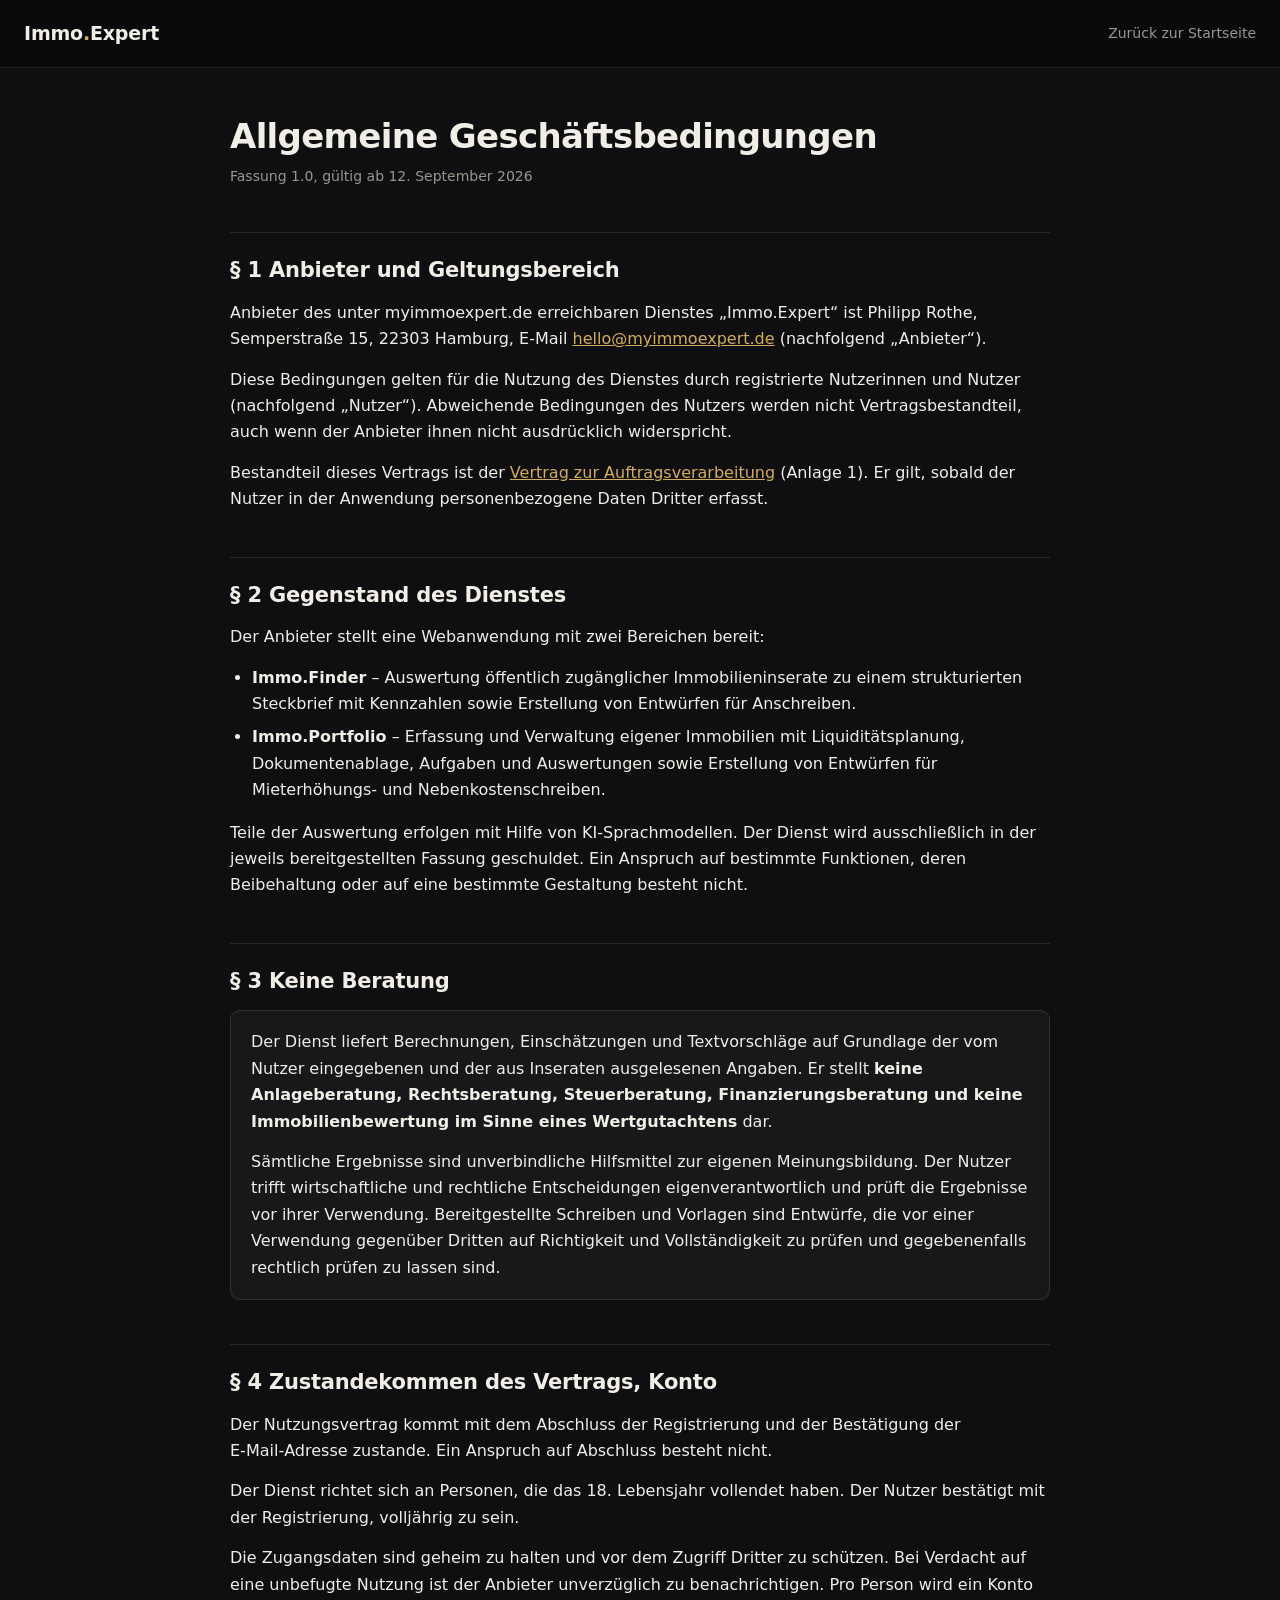
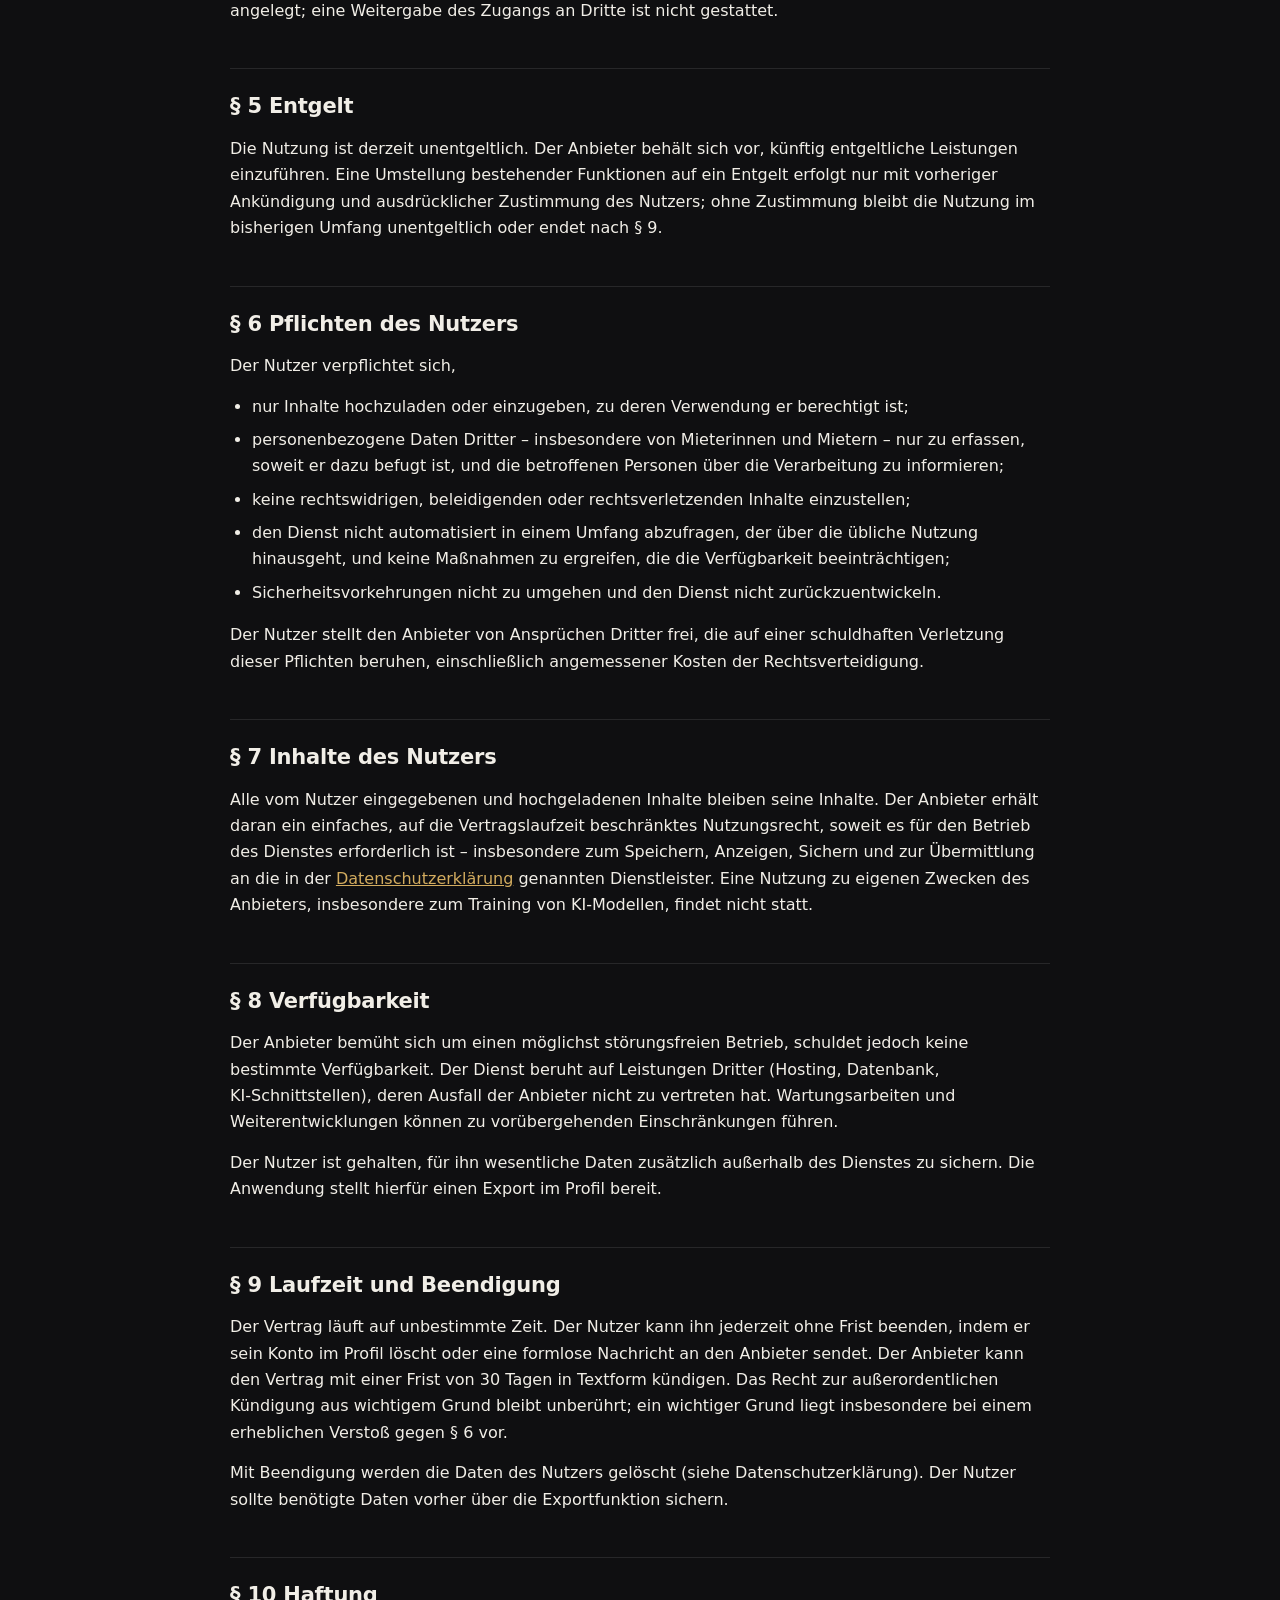
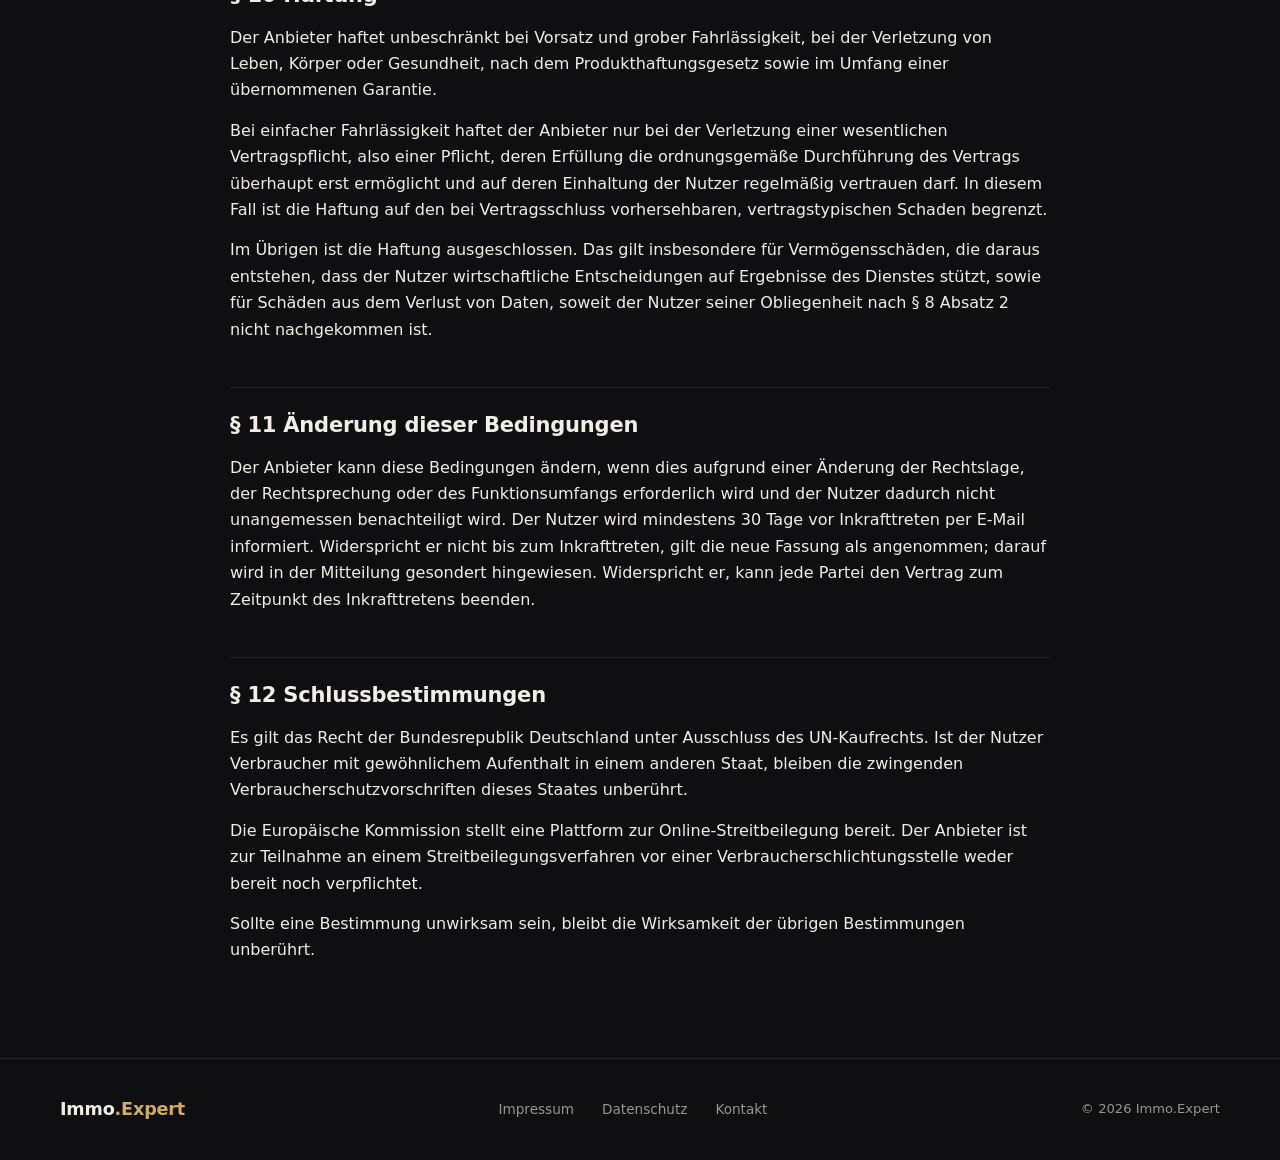
<file: agb.html>
<!DOCTYPE html>
<html lang="de">
<head>
<meta charset="utf-8">
<meta name="viewport" content="width=device-width, initial-scale=1">
<meta name="robots" content="noindex">
<title>Allgemeine Geschäftsbedingungen – Immo.Expert</title>
  <link rel="icon" type="image/png" sizes="32x32" href="favicon-32.png" />
  <link rel="apple-touch-icon" href="apple-touch-icon.png" />
  <link rel="manifest" href="site.webmanifest" />
  <meta name="apple-mobile-web-app-title" content="Immo.Expert" />
  <meta name="theme-color" content="#0f0f11" />
<link rel="stylesheet" href="app.css">
<link rel="stylesheet" href="rechtstexte.css">
</head>
<body class="lt">

<header class="lt-top">
  <a class="lt-logo" href="index.html">Immo<span>.</span>Expert</a>
  <a class="lt-back" href="index.html">Zurück zur Startseite</a>
</header>

<main class="lt-wrap">

<h1>Allgemeine Geschäftsbedingungen</h1>
<p class="lt-stand">Fassung 1.0, gültig ab 12. September 2026</p>


<h2>§ 1 Anbieter und Geltungsbereich</h2>
<p>
  Anbieter des unter myimmoexpert.de erreichbaren Dienstes „Immo.Expert“ ist
  Philipp Rothe, Semperstraße 15, 22303 Hamburg,
  E‑Mail <a href="mailto:hello@myimmoexpert.de">hello@myimmoexpert.de</a> (nachfolgend „Anbieter“).
</p>
<p>
  Diese Bedingungen gelten für die Nutzung des Dienstes durch registrierte Nutzerinnen und Nutzer
  (nachfolgend „Nutzer“). Abweichende Bedingungen des Nutzers werden nicht Vertragsbestandteil,
  auch wenn der Anbieter ihnen nicht ausdrücklich widerspricht.
</p>
<p>
  Bestandteil dieses Vertrags ist der <a href="avv.html">Vertrag zur Auftragsverarbeitung</a>
  (Anlage 1). Er gilt, sobald der Nutzer in der Anwendung personenbezogene Daten Dritter erfasst.
</p>

<h2>§ 2 Gegenstand des Dienstes</h2>
<p>Der Anbieter stellt eine Webanwendung mit zwei Bereichen bereit:</p>
<ul>
  <li><strong>Immo.Finder</strong> – Auswertung öffentlich zugänglicher Immobilieninserate zu einem
      strukturierten Steckbrief mit Kennzahlen sowie Erstellung von Entwürfen für Anschreiben.</li>
  <li><strong>Immo.Portfolio</strong> – Erfassung und Verwaltung eigener Immobilien mit
      Liquiditätsplanung, Dokumentenablage, Aufgaben und Auswertungen sowie Erstellung von
      Entwürfen für Mieterhöhungs- und Nebenkostenschreiben.</li>
</ul>
<p>
  Teile der Auswertung erfolgen mit Hilfe von KI‑Sprachmodellen. Der Dienst wird ausschließlich
  in der jeweils bereitgestellten Fassung geschuldet. Ein Anspruch auf bestimmte Funktionen,
  deren Beibehaltung oder auf eine bestimmte Gestaltung besteht nicht.
</p>

<h2>§ 3 Keine Beratung</h2>
<div class="lt-box">
  <p>
    Der Dienst liefert Berechnungen, Einschätzungen und Textvorschläge auf Grundlage der vom
    Nutzer eingegebenen und der aus Inseraten ausgelesenen Angaben. Er stellt <strong>keine
    Anlageberatung, Rechtsberatung, Steuerberatung, Finanzierungsberatung und keine
    Immobilienbewertung im Sinne eines Wertgutachtens</strong> dar.
  </p>
  <p>
    Sämtliche Ergebnisse sind unverbindliche Hilfsmittel zur eigenen Meinungsbildung.
    Der Nutzer trifft wirtschaftliche und rechtliche Entscheidungen eigenverantwortlich und
    prüft die Ergebnisse vor ihrer Verwendung. Bereitgestellte Schreiben und Vorlagen sind
    Entwürfe, die vor einer Verwendung gegenüber Dritten auf Richtigkeit und Vollständigkeit
    zu prüfen und gegebenenfalls rechtlich prüfen zu lassen sind.
  </p>
</div>

<h2>§ 4 Zustandekommen des Vertrags, Konto</h2>
<p>
  Der Nutzungsvertrag kommt mit dem Abschluss der Registrierung und der Bestätigung der
  E‑Mail‑Adresse zustande. Ein Anspruch auf Abschluss besteht nicht.
</p>
<p>
  Der Dienst richtet sich an Personen, die das 18. Lebensjahr vollendet haben. Der Nutzer
  bestätigt mit der Registrierung, volljährig zu sein.
</p>
<p>
  Die Zugangsdaten sind geheim zu halten und vor dem Zugriff Dritter zu schützen. Bei Verdacht
  auf eine unbefugte Nutzung ist der Anbieter unverzüglich zu benachrichtigen. Pro Person wird
  ein Konto angelegt; eine Weitergabe des Zugangs an Dritte ist nicht gestattet.
</p>

<h2>§ 5 Entgelt</h2>
<p>
  Die Nutzung ist derzeit unentgeltlich. Der Anbieter behält sich vor, künftig entgeltliche
  Leistungen einzuführen. Eine Umstellung bestehender Funktionen auf ein Entgelt erfolgt nur
  mit vorheriger Ankündigung und ausdrücklicher Zustimmung des Nutzers; ohne Zustimmung bleibt
  die Nutzung im bisherigen Umfang unentgeltlich oder endet nach § 9.
</p>

<h2>§ 6 Pflichten des Nutzers</h2>
<p>Der Nutzer verpflichtet sich,</p>
<ul>
  <li>nur Inhalte hochzuladen oder einzugeben, zu deren Verwendung er berechtigt ist;</li>
  <li>personenbezogene Daten Dritter – insbesondere von Mieterinnen und Mietern – nur zu erfassen,
      soweit er dazu befugt ist, und die betroffenen Personen über die Verarbeitung zu informieren;</li>
  <li>keine rechtswidrigen, beleidigenden oder rechtsverletzenden Inhalte einzustellen;</li>
  <li>den Dienst nicht automatisiert in einem Umfang abzufragen, der über die übliche Nutzung
      hinausgeht, und keine Maßnahmen zu ergreifen, die die Verfügbarkeit beeinträchtigen;</li>
  <li>Sicherheitsvorkehrungen nicht zu umgehen und den Dienst nicht zurückzuentwickeln.</li>
</ul>
<p>
  Der Nutzer stellt den Anbieter von Ansprüchen Dritter frei, die auf einer schuldhaften
  Verletzung dieser Pflichten beruhen, einschließlich angemessener Kosten der Rechtsverteidigung.
</p>

<h2>§ 7 Inhalte des Nutzers</h2>
<p>
  Alle vom Nutzer eingegebenen und hochgeladenen Inhalte bleiben seine Inhalte. Der Anbieter
  erhält daran ein einfaches, auf die Vertragslaufzeit beschränktes Nutzungsrecht, soweit es für
  den Betrieb des Dienstes erforderlich ist – insbesondere zum Speichern, Anzeigen, Sichern und
  zur Übermittlung an die in der <a href="datenschutz.html">Datenschutzerklärung</a> genannten
  Dienstleister. Eine Nutzung zu eigenen Zwecken des Anbieters, insbesondere zum Training von
  KI‑Modellen, findet nicht statt.
</p>

<h2>§ 8 Verfügbarkeit</h2>
<p>
  Der Anbieter bemüht sich um einen möglichst störungsfreien Betrieb, schuldet jedoch keine
  bestimmte Verfügbarkeit. Der Dienst beruht auf Leistungen Dritter (Hosting, Datenbank,
  KI‑Schnittstellen), deren Ausfall der Anbieter nicht zu vertreten hat. Wartungsarbeiten und
  Weiterentwicklungen können zu vorübergehenden Einschränkungen führen.
</p>
<p>
  Der Nutzer ist gehalten, für ihn wesentliche Daten zusätzlich außerhalb des Dienstes zu sichern.
  Die Anwendung stellt hierfür einen Export im Profil bereit.
</p>

<h2>§ 9 Laufzeit und Beendigung</h2>
<p>
  Der Vertrag läuft auf unbestimmte Zeit. Der Nutzer kann ihn jederzeit ohne Frist beenden, indem
  er sein Konto im Profil löscht oder eine formlose Nachricht an den Anbieter sendet. Der Anbieter
  kann den Vertrag mit einer Frist von 30 Tagen in Textform kündigen. Das Recht zur
  außerordentlichen Kündigung aus wichtigem Grund bleibt unberührt; ein wichtiger Grund liegt
  insbesondere bei einem erheblichen Verstoß gegen § 6 vor.
</p>
<p>
  Mit Beendigung werden die Daten des Nutzers gelöscht (siehe Datenschutzerklärung). Der Nutzer
  sollte benötigte Daten vorher über die Exportfunktion sichern.
</p>

<h2>§ 10 Haftung</h2>
<p>
  Der Anbieter haftet unbeschränkt bei Vorsatz und grober Fahrlässigkeit, bei der Verletzung von
  Leben, Körper oder Gesundheit, nach dem Produkthaftungsgesetz sowie im Umfang einer übernommenen
  Garantie.
</p>
<p>
  Bei einfacher Fahrlässigkeit haftet der Anbieter nur bei der Verletzung einer wesentlichen
  Vertragspflicht, also einer Pflicht, deren Erfüllung die ordnungsgemäße Durchführung des
  Vertrags überhaupt erst ermöglicht und auf deren Einhaltung der Nutzer regelmäßig vertrauen
  darf. In diesem Fall ist die Haftung auf den bei Vertragsschluss vorhersehbaren, vertragstypischen
  Schaden begrenzt.
</p>
<p>
  Im Übrigen ist die Haftung ausgeschlossen. Das gilt insbesondere für Vermögensschäden, die daraus
  entstehen, dass der Nutzer wirtschaftliche Entscheidungen auf Ergebnisse des Dienstes stützt,
  sowie für Schäden aus dem Verlust von Daten, soweit der Nutzer seiner Obliegenheit nach § 8
  Absatz 2 nicht nachgekommen ist.
</p>

<h2>§ 11 Änderung dieser Bedingungen</h2>
<p>
  Der Anbieter kann diese Bedingungen ändern, wenn dies aufgrund einer Änderung der Rechtslage,
  der Rechtsprechung oder des Funktionsumfangs erforderlich wird und der Nutzer dadurch nicht
  unangemessen benachteiligt wird. Der Nutzer wird mindestens 30 Tage vor Inkrafttreten per
  E‑Mail informiert. Widerspricht er nicht bis zum Inkrafttreten, gilt die neue Fassung als
  angenommen; darauf wird in der Mitteilung gesondert hingewiesen. Widerspricht er, kann jede
  Partei den Vertrag zum Zeitpunkt des Inkrafttretens beenden.
</p>

<h2>§ 12 Schlussbestimmungen</h2>
<p>
  Es gilt das Recht der Bundesrepublik Deutschland unter Ausschluss des UN‑Kaufrechts. Ist der
  Nutzer Verbraucher mit gewöhnlichem Aufenthalt in einem anderen Staat, bleiben die zwingenden
  Verbraucherschutzvorschriften dieses Staates unberührt.
</p>
<p>
  Die Europäische Kommission stellt eine Plattform zur Online‑Streitbeilegung bereit. Der Anbieter
  ist zur Teilnahme an einem Streitbeilegungsverfahren vor einer Verbraucherschlichtungsstelle
  weder bereit noch verpflichtet.
</p>
<p>
  Sollte eine Bestimmung unwirksam sein, bleibt die Wirksamkeit der übrigen Bestimmungen unberührt.
</p>

</main>

<footer class="lt-foot">
  <a href="index.html" class="lt-foot-logo">Immo<span>.Expert</span></a>
  <ul>
    <li><a href="impressum.html">Impressum</a></li>
    <li><a href="datenschutz.html">Datenschutz</a></li>
    <li><a href="kontakt.html">Kontakt</a></li>
  </ul>
  <span class="lt-foot-copy">© 2026 Immo.Expert</span>
</footer>

</body>
</html>
</file>
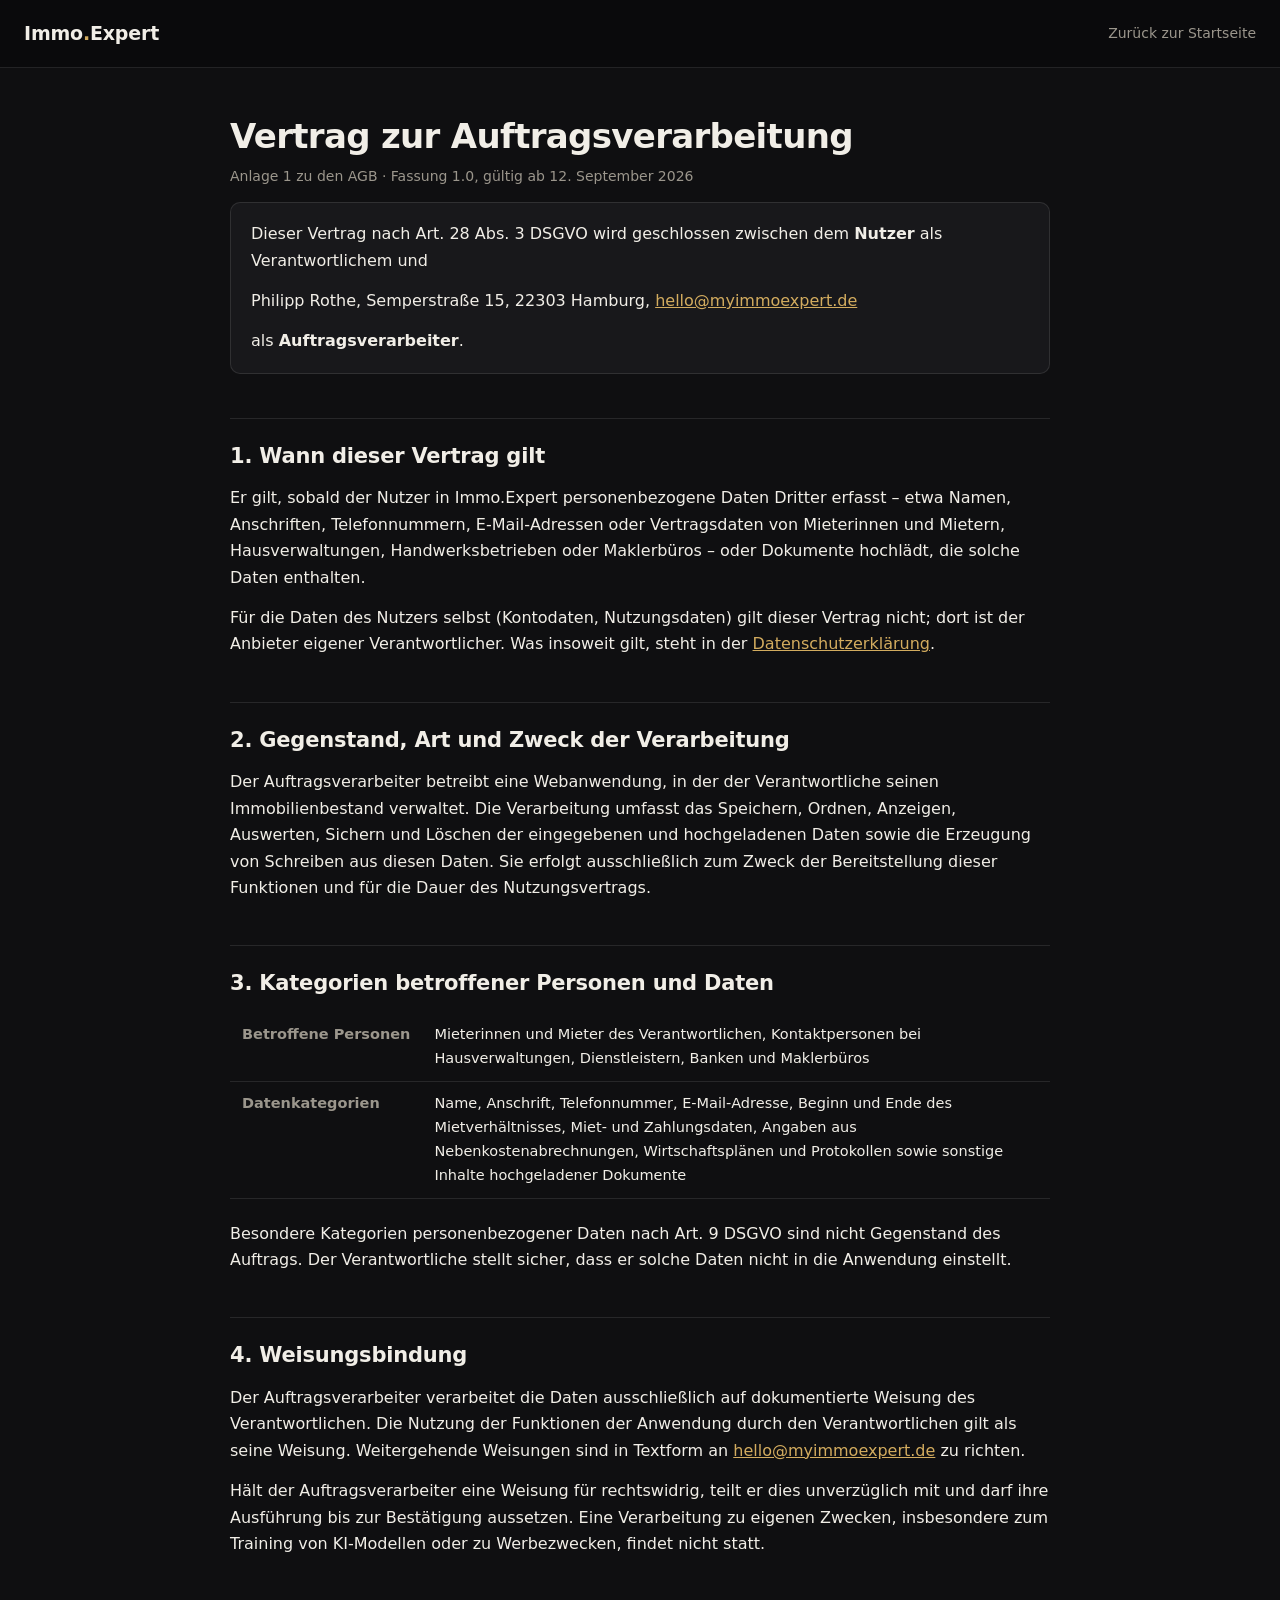
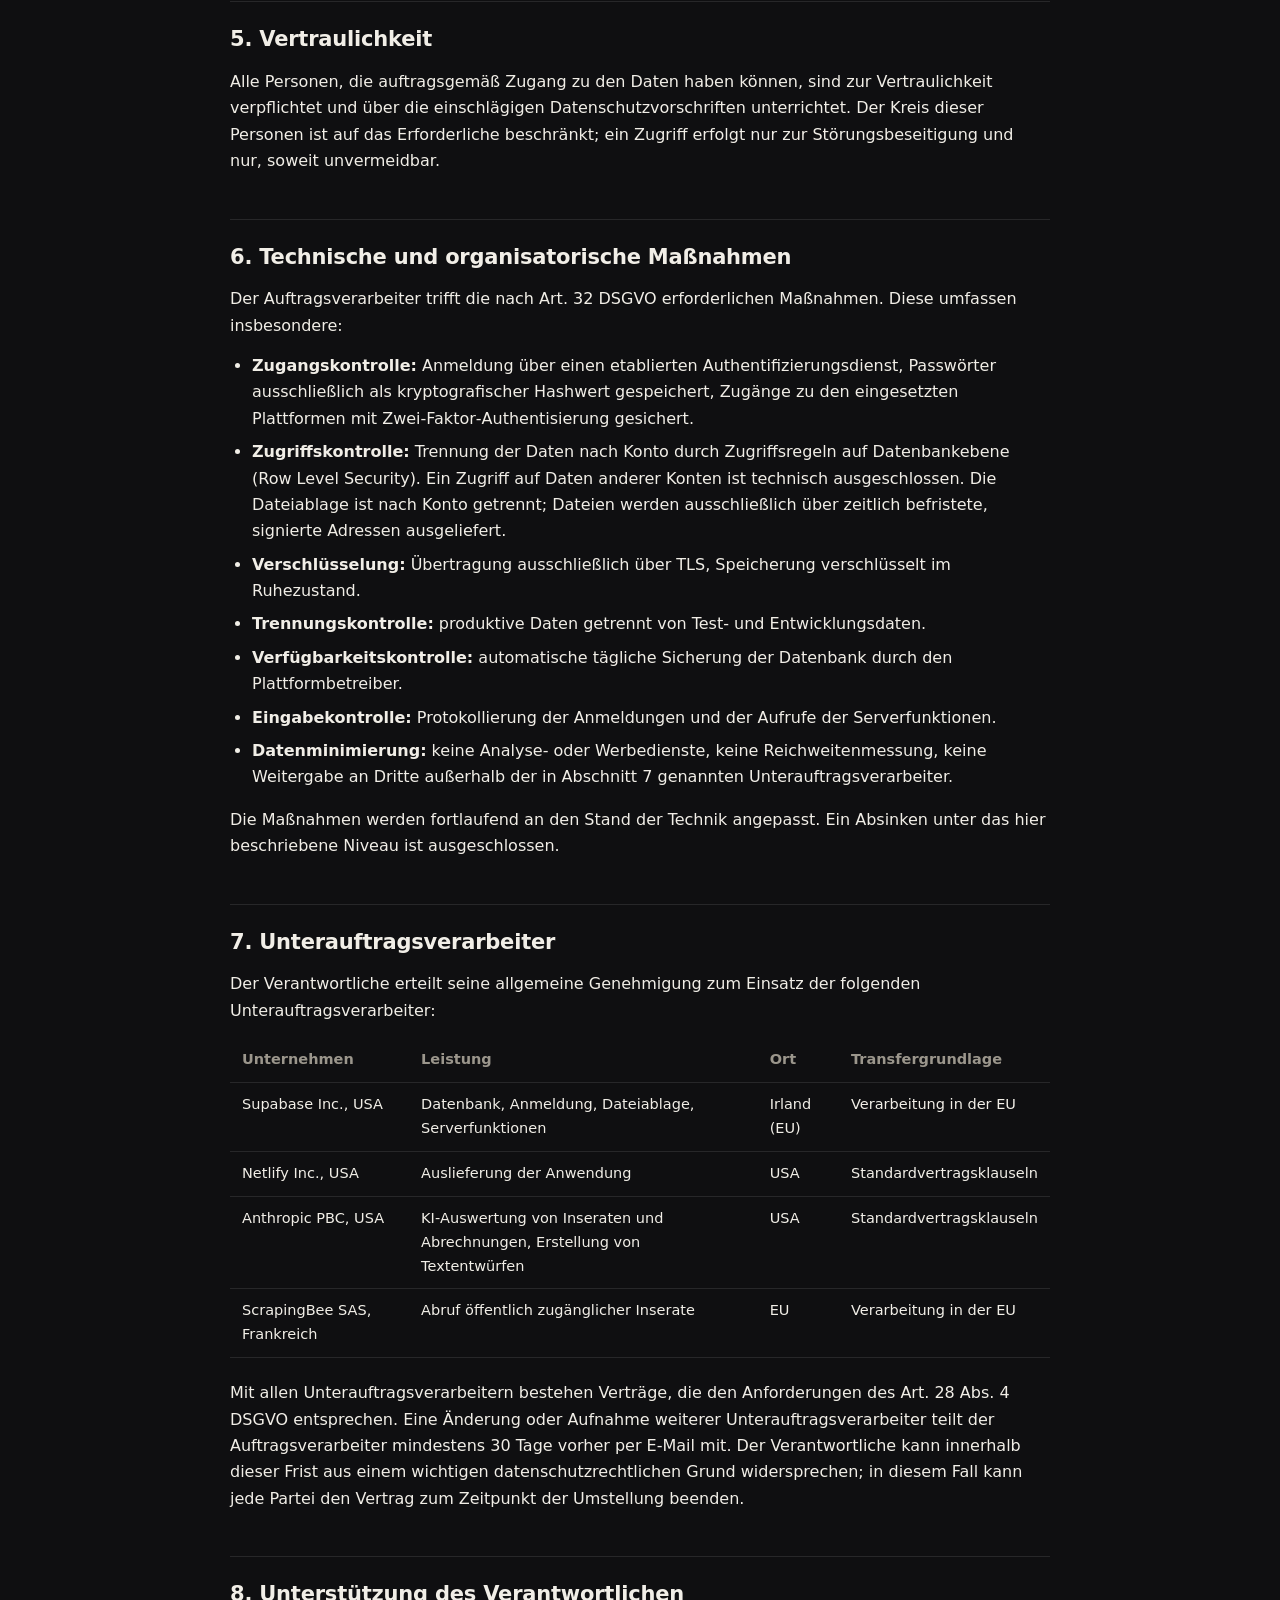
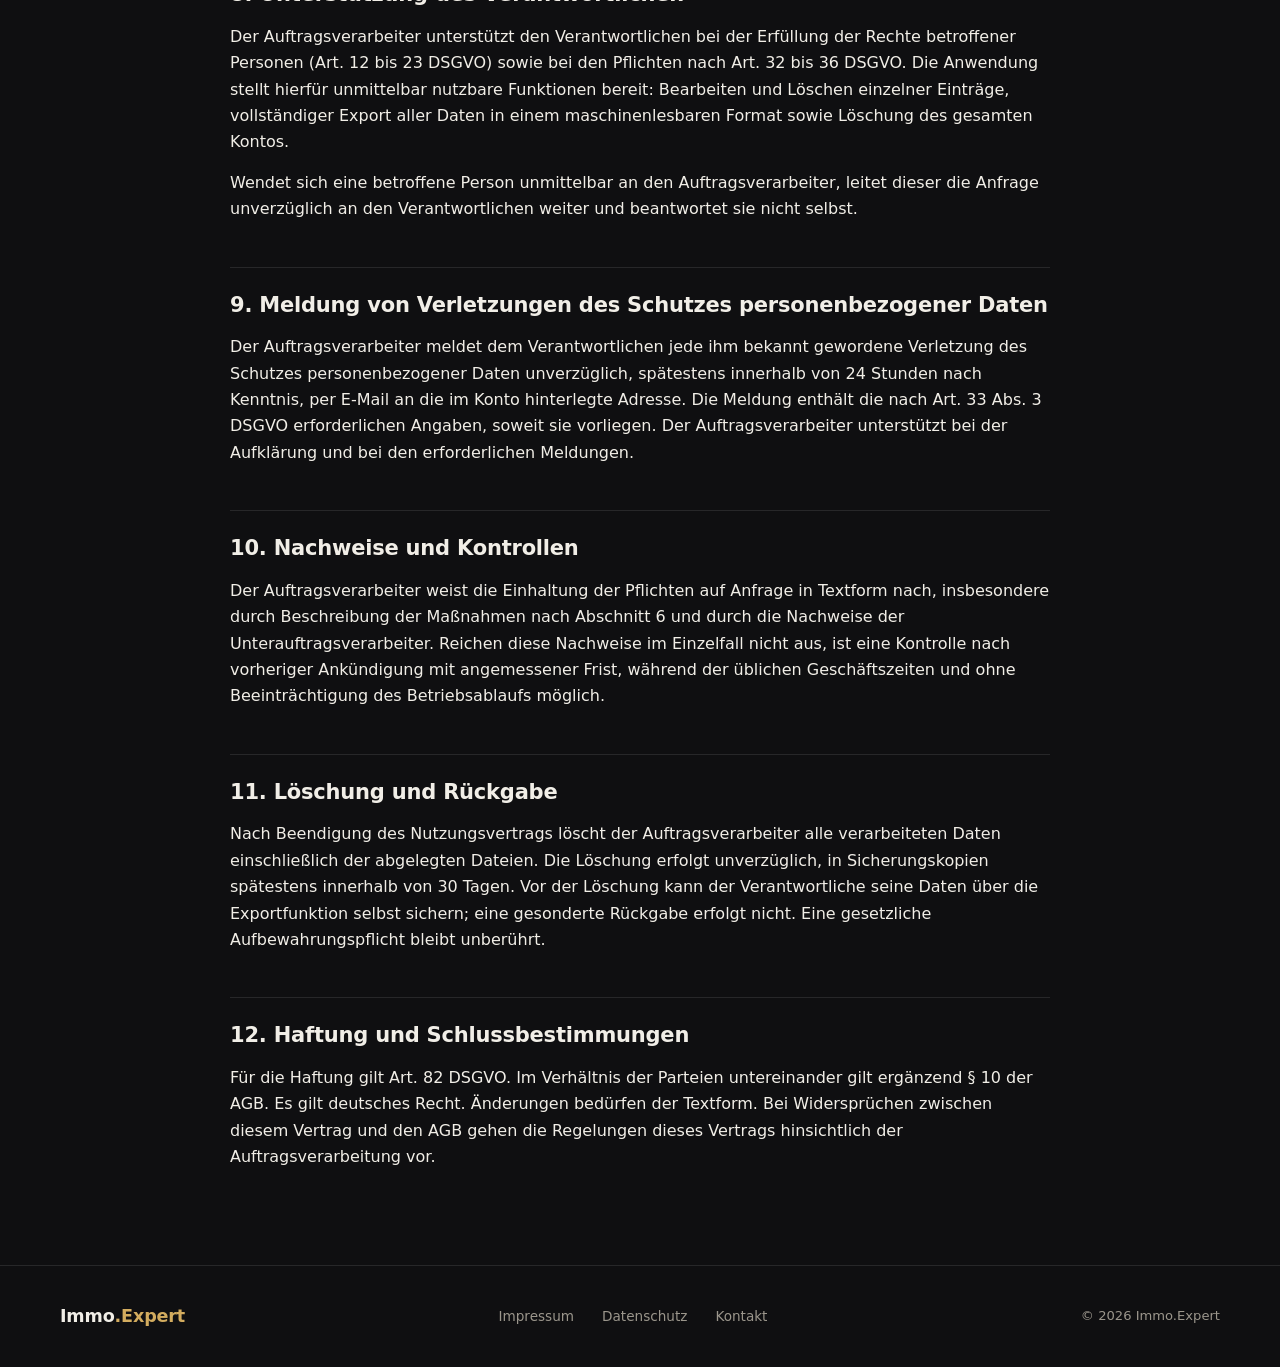
<file: avv.html>
<!DOCTYPE html>
<html lang="de">
<head>
<meta charset="utf-8">
<meta name="viewport" content="width=device-width, initial-scale=1">
<meta name="robots" content="noindex">
<title>Vertrag zur Auftragsverarbeitung – Immo.Expert</title>
  <link rel="icon" type="image/png" sizes="32x32" href="favicon-32.png" />
  <link rel="apple-touch-icon" href="apple-touch-icon.png" />
  <link rel="manifest" href="site.webmanifest" />
  <meta name="apple-mobile-web-app-title" content="Immo.Expert" />
  <meta name="theme-color" content="#0f0f11" />
<link rel="stylesheet" href="app.css">
<link rel="stylesheet" href="rechtstexte.css">
</head>
<body class="lt">

<header class="lt-top">
  <a class="lt-logo" href="index.html">Immo<span>.</span>Expert</a>
  <a class="lt-back" href="index.html">Zurück zur Startseite</a>
</header>

<main class="lt-wrap">

<h1>Vertrag zur Auftragsverarbeitung</h1>
<p class="lt-stand">Anlage 1 zu den AGB · Fassung 1.0, gültig ab 12. September 2026</p>


<div class="lt-box">
  <p>
    Dieser Vertrag nach Art. 28 Abs. 3 DSGVO wird geschlossen zwischen dem
    <strong>Nutzer</strong> als Verantwortlichem und
  </p>
  <p>
    Philipp Rothe, Semperstraße 15, 22303 Hamburg,
    <a href="mailto:hello@myimmoexpert.de">hello@myimmoexpert.de</a>
  </p>
  <p>als <strong>Auftragsverarbeiter</strong>.</p>
</div>

<h2>1. Wann dieser Vertrag gilt</h2>
<p>
  Er gilt, sobald der Nutzer in Immo.Expert personenbezogene Daten Dritter erfasst – etwa Namen,
  Anschriften, Telefonnummern, E‑Mail‑Adressen oder Vertragsdaten von Mieterinnen und Mietern,
  Hausverwaltungen, Handwerksbetrieben oder Maklerbüros – oder Dokumente hochlädt, die solche
  Daten enthalten.
</p>
<p>
  Für die Daten des Nutzers selbst (Kontodaten, Nutzungsdaten) gilt dieser Vertrag nicht; dort ist
  der Anbieter eigener Verantwortlicher. Was insoweit gilt, steht in der
  <a href="datenschutz.html">Datenschutzerklärung</a>.
</p>

<h2>2. Gegenstand, Art und Zweck der Verarbeitung</h2>
<p>
  Der Auftragsverarbeiter betreibt eine Webanwendung, in der der Verantwortliche seinen
  Immobilienbestand verwaltet. Die Verarbeitung umfasst das Speichern, Ordnen, Anzeigen,
  Auswerten, Sichern und Löschen der eingegebenen und hochgeladenen Daten sowie die Erzeugung
  von Schreiben aus diesen Daten. Sie erfolgt ausschließlich zum Zweck der Bereitstellung dieser
  Funktionen und für die Dauer des Nutzungsvertrags.
</p>

<h2>3. Kategorien betroffener Personen und Daten</h2>
<table class="lt-tab">
  <tr><th>Betroffene Personen</th><td>Mieterinnen und Mieter des Verantwortlichen,
      Kontaktpersonen bei Hausverwaltungen, Dienstleistern, Banken und Maklerbüros</td></tr>
  <tr><th>Datenkategorien</th><td>Name, Anschrift, Telefonnummer, E‑Mail‑Adresse,
      Beginn und Ende des Mietverhältnisses, Miet- und Zahlungsdaten, Angaben aus
      Nebenkostenabrechnungen, Wirtschaftsplänen und Protokollen sowie sonstige Inhalte
      hochgeladener Dokumente</td></tr>
</table>
<p>
  Besondere Kategorien personenbezogener Daten nach Art. 9 DSGVO sind nicht Gegenstand des
  Auftrags. Der Verantwortliche stellt sicher, dass er solche Daten nicht in die Anwendung
  einstellt.
</p>

<h2>4. Weisungsbindung</h2>
<p>
  Der Auftragsverarbeiter verarbeitet die Daten ausschließlich auf dokumentierte Weisung des
  Verantwortlichen. Die Nutzung der Funktionen der Anwendung durch den Verantwortlichen gilt als
  seine Weisung. Weitergehende Weisungen sind in Textform an
  <a href="mailto:hello@myimmoexpert.de">hello@myimmoexpert.de</a> zu richten.
</p>
<p>
  Hält der Auftragsverarbeiter eine Weisung für rechtswidrig, teilt er dies unverzüglich mit und
  darf ihre Ausführung bis zur Bestätigung aussetzen. Eine Verarbeitung zu eigenen Zwecken,
  insbesondere zum Training von KI‑Modellen oder zu Werbezwecken, findet nicht statt.
</p>

<h2>5. Vertraulichkeit</h2>
<p>
  Alle Personen, die auftragsgemäß Zugang zu den Daten haben können, sind zur Vertraulichkeit
  verpflichtet und über die einschlägigen Datenschutzvorschriften unterrichtet. Der Kreis dieser
  Personen ist auf das Erforderliche beschränkt; ein Zugriff erfolgt nur zur Störungsbeseitigung
  und nur, soweit unvermeidbar.
</p>

<h2>6. Technische und organisatorische Maßnahmen</h2>
<p>
  Der Auftragsverarbeiter trifft die nach Art. 32 DSGVO erforderlichen Maßnahmen. Diese umfassen
  insbesondere:
</p>
<ul>
  <li><strong>Zugangskontrolle:</strong> Anmeldung über einen etablierten Authentifizierungsdienst,
      Passwörter ausschließlich als kryptografischer Hashwert gespeichert, Zugänge zu den
      eingesetzten Plattformen mit Zwei‑Faktor‑Authentisierung gesichert.</li>
  <li><strong>Zugriffskontrolle:</strong> Trennung der Daten nach Konto durch Zugriffsregeln auf
      Datenbankebene (Row Level Security). Ein Zugriff auf Daten anderer Konten ist technisch
      ausgeschlossen. Die Dateiablage ist nach Konto getrennt; Dateien werden ausschließlich über
      zeitlich befristete, signierte Adressen ausgeliefert.</li>
  <li><strong>Verschlüsselung:</strong> Übertragung ausschließlich über TLS, Speicherung
      verschlüsselt im Ruhezustand.</li>
  <li><strong>Trennungskontrolle:</strong> produktive Daten getrennt von Test- und Entwicklungsdaten.</li>
  <li><strong>Verfügbarkeitskontrolle:</strong> automatische tägliche Sicherung der Datenbank durch
      den Plattformbetreiber.</li>
  <li><strong>Eingabekontrolle:</strong> Protokollierung der Anmeldungen und der Aufrufe der
      Serverfunktionen.</li>
  <li><strong>Datenminimierung:</strong> keine Analyse‑ oder Werbedienste, keine
      Reichweitenmessung, keine Weitergabe an Dritte außerhalb der in Abschnitt 7 genannten
      Unterauftragsverarbeiter.</li>
</ul>
<p>
  Die Maßnahmen werden fortlaufend an den Stand der Technik angepasst. Ein Absinken unter das
  hier beschriebene Niveau ist ausgeschlossen.
</p>

<h2>7. Unterauftragsverarbeiter</h2>
<p>
  Der Verantwortliche erteilt seine allgemeine Genehmigung zum Einsatz der folgenden
  Unterauftragsverarbeiter:
</p>
<div class="lt-scroll"><table class="lt-tab lt-breit">
  <tr><th>Unternehmen</th><th>Leistung</th><th>Ort</th><th>Transfergrundlage</th></tr>
  <tr><td>Supabase Inc., USA</td><td>Datenbank, Anmeldung, Dateiablage, Serverfunktionen</td>
      <td>Irland (EU)</td><td>Verarbeitung in der EU</td></tr>
  <tr><td>Netlify Inc., USA</td><td>Auslieferung der Anwendung</td><td>USA</td>
      <td>Standardvertragsklauseln</td></tr>
  <tr><td>Anthropic PBC, USA</td><td>KI‑Auswertung von Inseraten und Abrechnungen,
      Erstellung von Textentwürfen</td><td>USA</td><td>Standardvertragsklauseln</td></tr>
  <tr><td>ScrapingBee SAS, Frankreich</td><td>Abruf öffentlich zugänglicher Inserate</td>
      <td>EU</td><td>Verarbeitung in der EU</td></tr>
</table></div>
<p>
  Mit allen Unterauftragsverarbeitern bestehen Verträge, die den Anforderungen des Art. 28 Abs. 4
  DSGVO entsprechen. Eine Änderung oder Aufnahme weiterer Unterauftragsverarbeiter teilt der
  Auftragsverarbeiter mindestens 30 Tage vorher per E‑Mail mit. Der Verantwortliche kann
  innerhalb dieser Frist aus einem wichtigen datenschutzrechtlichen Grund widersprechen; in diesem
  Fall kann jede Partei den Vertrag zum Zeitpunkt der Umstellung beenden.
</p>

<h2>8. Unterstützung des Verantwortlichen</h2>
<p>
  Der Auftragsverarbeiter unterstützt den Verantwortlichen bei der Erfüllung der Rechte
  betroffener Personen (Art. 12 bis 23 DSGVO) sowie bei den Pflichten nach Art. 32 bis 36 DSGVO.
  Die Anwendung stellt hierfür unmittelbar nutzbare Funktionen bereit: Bearbeiten und Löschen
  einzelner Einträge, vollständiger Export aller Daten in einem maschinenlesbaren Format sowie
  Löschung des gesamten Kontos.
</p>
<p>
  Wendet sich eine betroffene Person unmittelbar an den Auftragsverarbeiter, leitet dieser die
  Anfrage unverzüglich an den Verantwortlichen weiter und beantwortet sie nicht selbst.
</p>

<h2>9. Meldung von Verletzungen des Schutzes personenbezogener Daten</h2>
<p>
  Der Auftragsverarbeiter meldet dem Verantwortlichen jede ihm bekannt gewordene Verletzung des
  Schutzes personenbezogener Daten unverzüglich, spätestens innerhalb von 24 Stunden nach
  Kenntnis, per E‑Mail an die im Konto hinterlegte Adresse. Die Meldung enthält die nach
  Art. 33 Abs. 3 DSGVO erforderlichen Angaben, soweit sie vorliegen. Der Auftragsverarbeiter
  unterstützt bei der Aufklärung und bei den erforderlichen Meldungen.
</p>

<h2>10. Nachweise und Kontrollen</h2>
<p>
  Der Auftragsverarbeiter weist die Einhaltung der Pflichten auf Anfrage in Textform nach,
  insbesondere durch Beschreibung der Maßnahmen nach Abschnitt 6 und durch die Nachweise der
  Unterauftragsverarbeiter. Reichen diese Nachweise im Einzelfall nicht aus, ist eine Kontrolle
  nach vorheriger Ankündigung mit angemessener Frist, während der üblichen Geschäftszeiten und
  ohne Beeinträchtigung des Betriebsablaufs möglich.
</p>

<h2>11. Löschung und Rückgabe</h2>
<p>
  Nach Beendigung des Nutzungsvertrags löscht der Auftragsverarbeiter alle verarbeiteten Daten
  einschließlich der abgelegten Dateien. Die Löschung erfolgt unverzüglich, in Sicherungskopien
  spätestens innerhalb von 30 Tagen. Vor der Löschung kann der Verantwortliche seine Daten über
  die Exportfunktion selbst sichern; eine gesonderte Rückgabe erfolgt nicht. Eine gesetzliche
  Aufbewahrungspflicht bleibt unberührt.
</p>

<h2>12. Haftung und Schlussbestimmungen</h2>
<p>
  Für die Haftung gilt Art. 82 DSGVO. Im Verhältnis der Parteien untereinander gilt ergänzend
  § 10 der AGB. Es gilt deutsches Recht. Änderungen bedürfen der Textform.
  Bei Widersprüchen zwischen diesem Vertrag und den AGB gehen die Regelungen dieses Vertrags
  hinsichtlich der Auftragsverarbeitung vor.
</p>

</main>

<footer class="lt-foot">
  <a href="index.html" class="lt-foot-logo">Immo<span>.Expert</span></a>
  <ul>
    <li><a href="impressum.html">Impressum</a></li>
    <li><a href="datenschutz.html">Datenschutz</a></li>
    <li><a href="kontakt.html">Kontakt</a></li>
  </ul>
  <span class="lt-foot-copy">© 2026 Immo.Expert</span>
</footer>

</body>
</html>
</file>
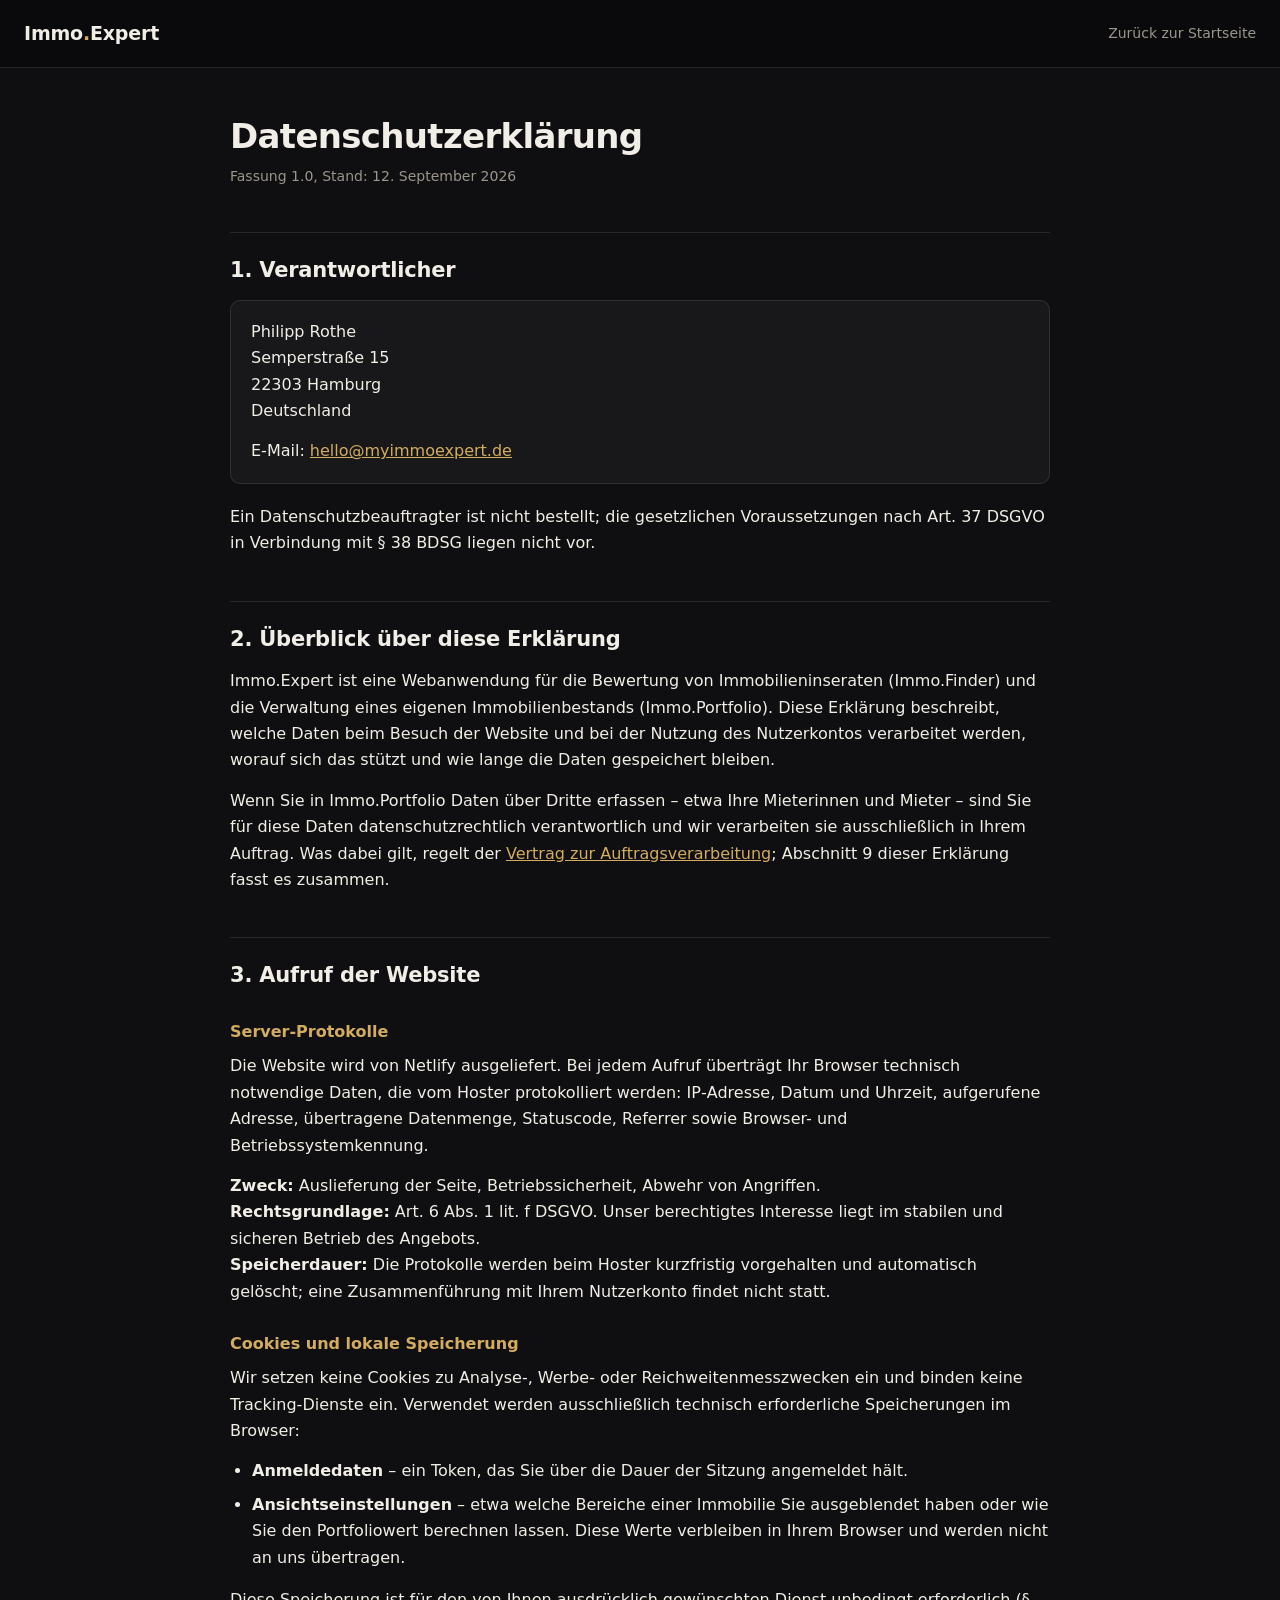
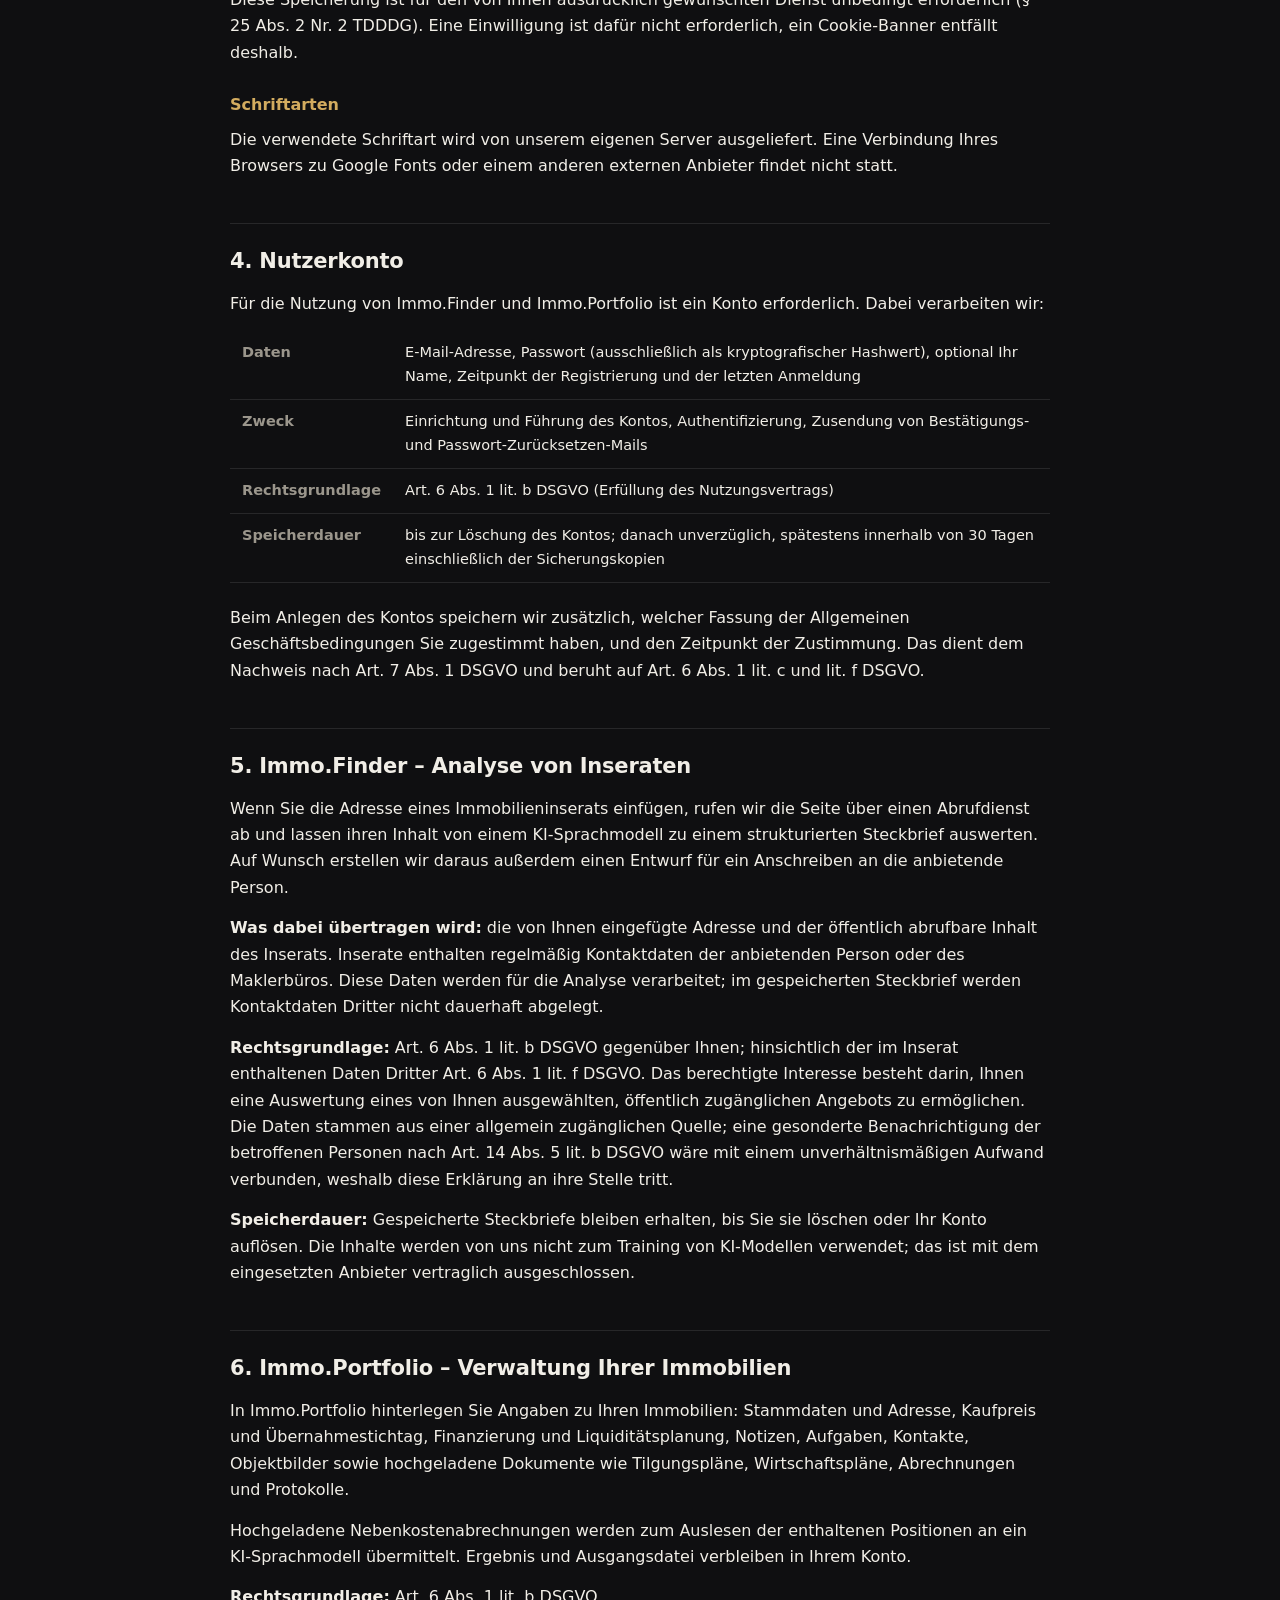
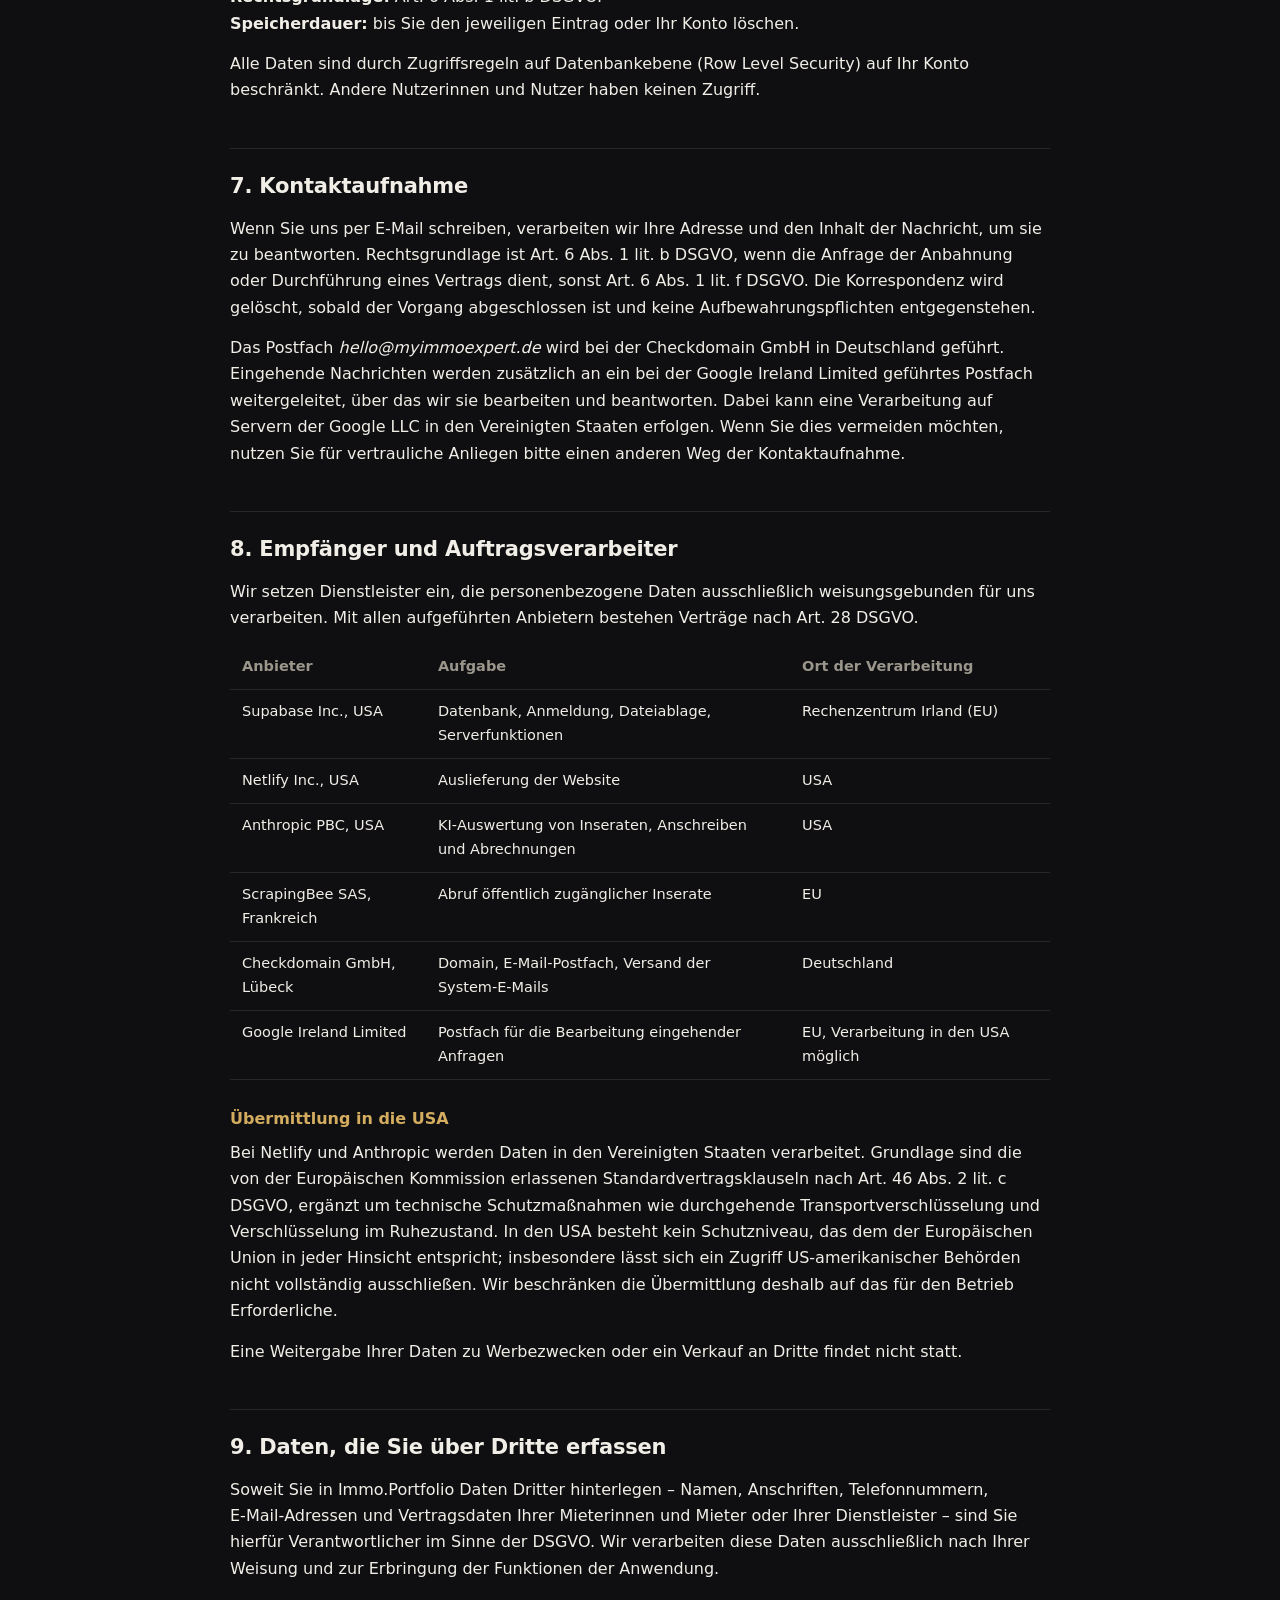
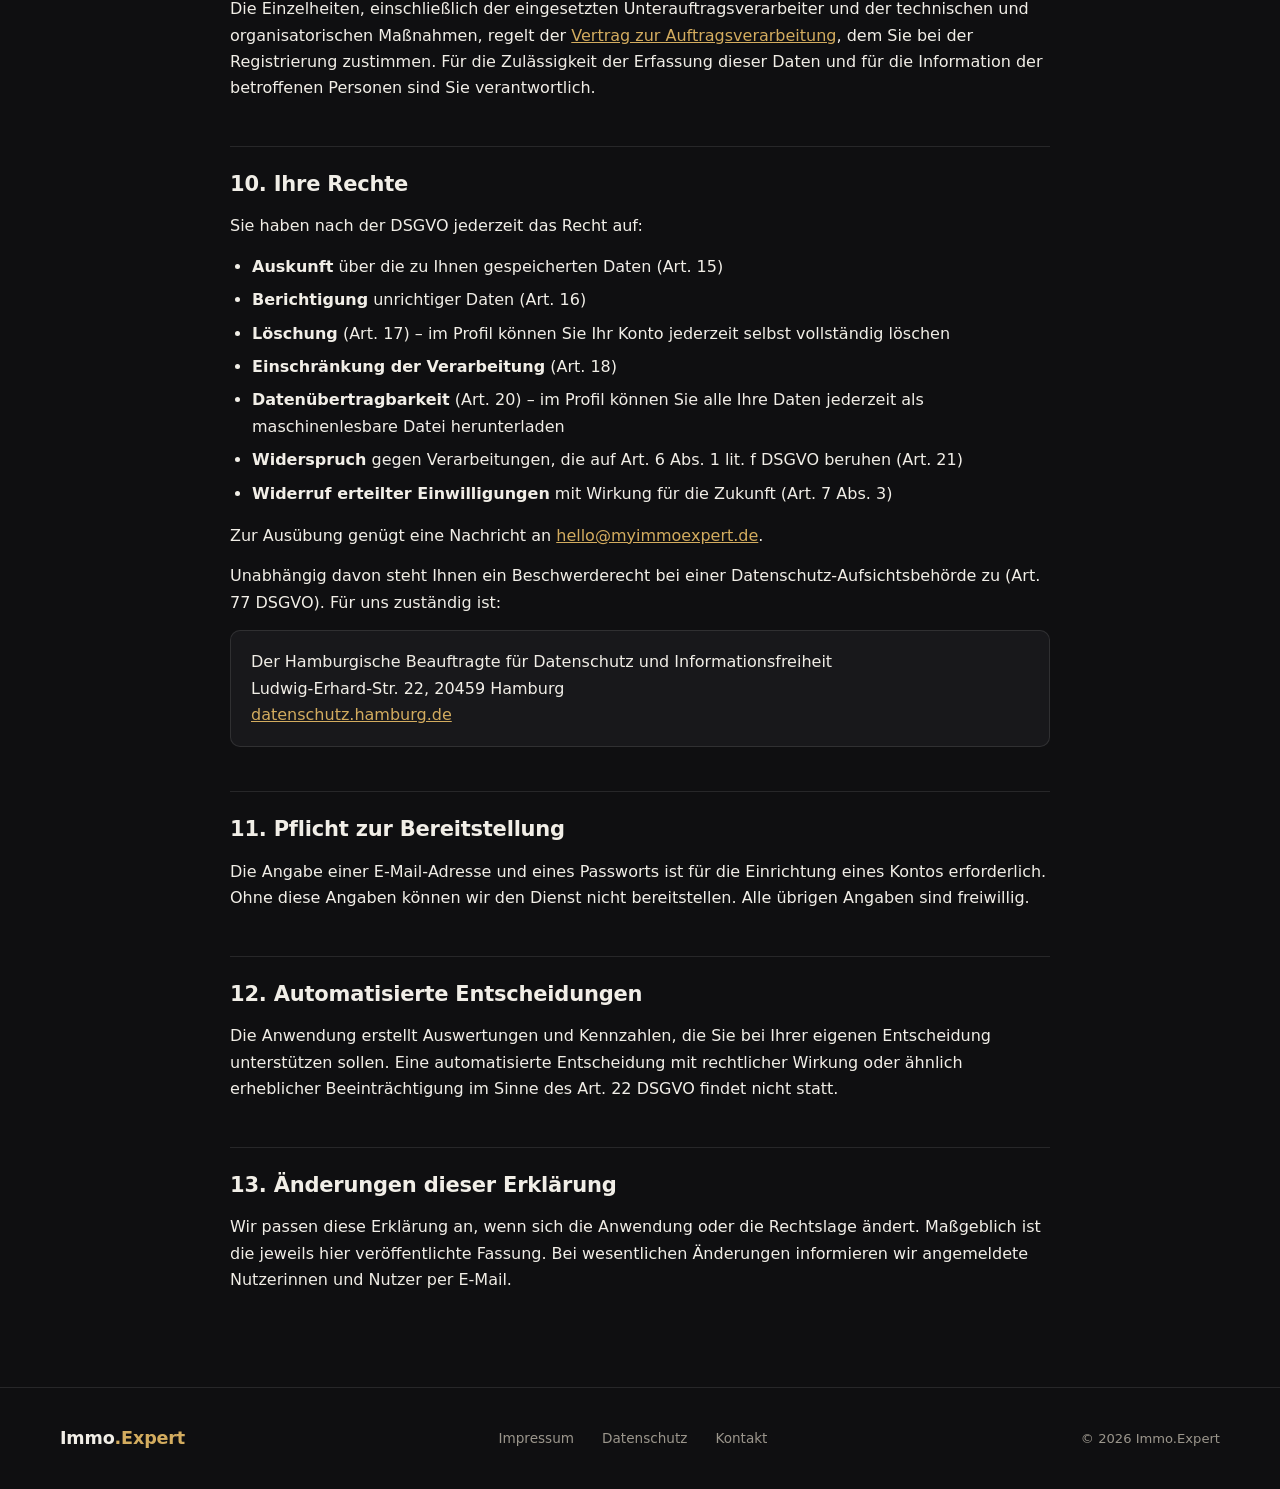
<file: datenschutz.html>
<!DOCTYPE html>
<html lang="de">
<head>
<meta charset="utf-8">
<meta name="viewport" content="width=device-width, initial-scale=1">
<meta name="robots" content="noindex">
<title>Datenschutzerklärung – Immo.Expert</title>
  <link rel="icon" type="image/png" sizes="32x32" href="favicon-32.png" />
  <link rel="apple-touch-icon" href="apple-touch-icon.png" />
  <link rel="manifest" href="site.webmanifest" />
  <meta name="apple-mobile-web-app-title" content="Immo.Expert" />
  <meta name="theme-color" content="#0f0f11" />
<link rel="stylesheet" href="app.css">
<link rel="stylesheet" href="rechtstexte.css">
</head>
<body class="lt">

<header class="lt-top">
  <a class="lt-logo" href="index.html">Immo<span>.</span>Expert</a>
  <a class="lt-back" href="index.html">Zurück zur Startseite</a>
</header>

<main class="lt-wrap">

<h1>Datenschutzerklärung</h1>
<p class="lt-stand">Fassung 1.0, Stand: 12. September 2026</p>


<h2>1. Verantwortlicher</h2>
<div class="lt-box">
  <p>
    Philipp Rothe<br>
    Semperstraße 15<br>
    22303 Hamburg<br>
    Deutschland
  </p>
  <p>E‑Mail: <a href="mailto:hello@myimmoexpert.de">hello@myimmoexpert.de</a></p>
</div>
<p>
  Ein Datenschutzbeauftragter ist nicht bestellt; die gesetzlichen Voraussetzungen
  nach Art. 37 DSGVO in Verbindung mit § 38 BDSG liegen nicht vor.
</p>

<h2>2. Überblick über diese Erklärung</h2>
<p>
  Immo.Expert ist eine Webanwendung für die Bewertung von Immobilieninseraten
  (Immo.Finder) und die Verwaltung eines eigenen Immobilienbestands (Immo.Portfolio).
  Diese Erklärung beschreibt, welche Daten beim Besuch der Website und bei der Nutzung
  des Nutzerkontos verarbeitet werden, worauf sich das stützt und wie lange die Daten
  gespeichert bleiben.
</p>
<p>
  Wenn Sie in Immo.Portfolio Daten über Dritte erfassen – etwa Ihre Mieterinnen und
  Mieter – sind Sie für diese Daten datenschutzrechtlich verantwortlich und wir
  verarbeiten sie ausschließlich in Ihrem Auftrag. Was dabei gilt, regelt der
  <a href="avv.html">Vertrag zur Auftragsverarbeitung</a>; Abschnitt 9 dieser Erklärung
  fasst es zusammen.
</p>

<h2>3. Aufruf der Website</h2>
<h3>Server‑Protokolle</h3>
<p>
  Die Website wird von Netlify ausgeliefert. Bei jedem Aufruf überträgt Ihr Browser
  technisch notwendige Daten, die vom Hoster protokolliert werden: IP‑Adresse,
  Datum und Uhrzeit, aufgerufene Adresse, übertragene Datenmenge, Statuscode,
  Referrer sowie Browser- und Betriebssystemkennung.
</p>
<p>
  <strong>Zweck:</strong> Auslieferung der Seite, Betriebssicherheit, Abwehr von Angriffen.<br>
  <strong>Rechtsgrundlage:</strong> Art. 6 Abs. 1 lit. f DSGVO. Unser berechtigtes Interesse
  liegt im stabilen und sicheren Betrieb des Angebots.<br>
  <strong>Speicherdauer:</strong> Die Protokolle werden beim Hoster kurzfristig vorgehalten
  und automatisch gelöscht; eine Zusammenführung mit Ihrem Nutzerkonto findet nicht statt.
</p>

<h3>Cookies und lokale Speicherung</h3>
<p>
  Wir setzen keine Cookies zu Analyse-, Werbe- oder Reichweitenmesszwecken ein und binden
  keine Tracking‑Dienste ein. Verwendet werden ausschließlich technisch erforderliche
  Speicherungen im Browser:
</p>
<ul>
  <li><strong>Anmeldedaten</strong> – ein Token, das Sie über die Dauer der Sitzung angemeldet hält.</li>
  <li><strong>Ansichtseinstellungen</strong> – etwa welche Bereiche einer Immobilie Sie ausgeblendet
      haben oder wie Sie den Portfoliowert berechnen lassen. Diese Werte verbleiben in Ihrem Browser
      und werden nicht an uns übertragen.</li>
</ul>
<p>
  Diese Speicherung ist für den von Ihnen ausdrücklich gewünschten Dienst unbedingt erforderlich
  (§ 25 Abs. 2 Nr. 2 TDDDG). Eine Einwilligung ist dafür nicht erforderlich, ein Cookie‑Banner
  entfällt deshalb.
</p>

<h3>Schriftarten</h3>
<p>
  Die verwendete Schriftart wird von unserem eigenen Server ausgeliefert. Eine Verbindung
  Ihres Browsers zu Google Fonts oder einem anderen externen Anbieter findet nicht statt.
</p>

<h2>4. Nutzerkonto</h2>
<p>
  Für die Nutzung von Immo.Finder und Immo.Portfolio ist ein Konto erforderlich.
  Dabei verarbeiten wir:
</p>
<table class="lt-tab">
  <tr><th>Daten</th><td>E‑Mail‑Adresse, Passwort (ausschließlich als kryptografischer Hashwert),
      optional Ihr Name, Zeitpunkt der Registrierung und der letzten Anmeldung</td></tr>
  <tr><th>Zweck</th><td>Einrichtung und Führung des Kontos, Authentifizierung, Zusendung von
      Bestätigungs- und Passwort‑Zurücksetzen‑Mails</td></tr>
  <tr><th>Rechtsgrundlage</th><td>Art. 6 Abs. 1 lit. b DSGVO (Erfüllung des Nutzungsvertrags)</td></tr>
  <tr><th>Speicherdauer</th><td>bis zur Löschung des Kontos; danach unverzüglich, spätestens
      innerhalb von 30 Tagen einschließlich der Sicherungskopien</td></tr>
</table>
<p>
  Beim Anlegen des Kontos speichern wir zusätzlich, welcher Fassung der Allgemeinen
  Geschäftsbedingungen Sie zugestimmt haben, und den Zeitpunkt der Zustimmung. Das dient
  dem Nachweis nach Art. 7 Abs. 1 DSGVO und beruht auf Art. 6 Abs. 1 lit. c und lit. f DSGVO.
</p>

<h2>5. Immo.Finder – Analyse von Inseraten</h2>
<p>
  Wenn Sie die Adresse eines Immobilieninserats einfügen, rufen wir die Seite über einen
  Abrufdienst ab und lassen ihren Inhalt von einem KI‑Sprachmodell zu einem strukturierten
  Steckbrief auswerten. Auf Wunsch erstellen wir daraus außerdem einen Entwurf für ein
  Anschreiben an die anbietende Person.
</p>
<p>
  <strong>Was dabei übertragen wird:</strong> die von Ihnen eingefügte Adresse und der öffentlich
  abrufbare Inhalt des Inserats. Inserate enthalten regelmäßig Kontaktdaten der anbietenden
  Person oder des Maklerbüros. Diese Daten werden für die Analyse verarbeitet; im gespeicherten
  Steckbrief werden Kontaktdaten Dritter nicht dauerhaft abgelegt.
</p>
<p>
  <strong>Rechtsgrundlage:</strong> Art. 6 Abs. 1 lit. b DSGVO gegenüber Ihnen; hinsichtlich der im
  Inserat enthaltenen Daten Dritter Art. 6 Abs. 1 lit. f DSGVO. Das berechtigte Interesse besteht
  darin, Ihnen eine Auswertung eines von Ihnen ausgewählten, öffentlich zugänglichen Angebots zu
  ermöglichen. Die Daten stammen aus einer allgemein zugänglichen Quelle; eine gesonderte
  Benachrichtigung der betroffenen Personen nach Art. 14 Abs. 5 lit. b DSGVO wäre mit einem
  unverhältnismäßigen Aufwand verbunden, weshalb diese Erklärung an ihre Stelle tritt.
</p>
<p>
  <strong>Speicherdauer:</strong> Gespeicherte Steckbriefe bleiben erhalten, bis Sie sie löschen
  oder Ihr Konto auflösen. Die Inhalte werden von uns nicht zum Training von KI‑Modellen verwendet;
  das ist mit dem eingesetzten Anbieter vertraglich ausgeschlossen.
</p>

<h2>6. Immo.Portfolio – Verwaltung Ihrer Immobilien</h2>
<p>
  In Immo.Portfolio hinterlegen Sie Angaben zu Ihren Immobilien: Stammdaten und Adresse,
  Kaufpreis und Übernahmestichtag, Finanzierung und Liquiditätsplanung, Notizen, Aufgaben,
  Kontakte, Objektbilder sowie hochgeladene Dokumente wie Tilgungspläne, Wirtschaftspläne,
  Abrechnungen und Protokolle.
</p>
<p>
  Hochgeladene Nebenkostenabrechnungen werden zum Auslesen der enthaltenen Positionen an ein
  KI‑Sprachmodell übermittelt. Ergebnis und Ausgangsdatei verbleiben in Ihrem Konto.
</p>
<p>
  <strong>Rechtsgrundlage:</strong> Art. 6 Abs. 1 lit. b DSGVO.<br>
  <strong>Speicherdauer:</strong> bis Sie den jeweiligen Eintrag oder Ihr Konto löschen.
</p>
<p>
  Alle Daten sind durch Zugriffsregeln auf Datenbankebene (Row Level Security) auf Ihr Konto
  beschränkt. Andere Nutzerinnen und Nutzer haben keinen Zugriff.
</p>

<h2>7. Kontaktaufnahme</h2>
<p>
  Wenn Sie uns per E‑Mail schreiben, verarbeiten wir Ihre Adresse und den Inhalt der Nachricht,
  um sie zu beantworten. Rechtsgrundlage ist Art. 6 Abs. 1 lit. b DSGVO, wenn die Anfrage der
  Anbahnung oder Durchführung eines Vertrags dient, sonst Art. 6 Abs. 1 lit. f DSGVO.
  Die Korrespondenz wird gelöscht, sobald der Vorgang abgeschlossen ist und keine
  Aufbewahrungspflichten entgegenstehen.
</p>
<p>
  Das Postfach <em>hello@myimmoexpert.de</em> wird bei der Checkdomain GmbH in Deutschland
  geführt. Eingehende Nachrichten werden zusätzlich an ein bei der Google Ireland Limited
  geführtes Postfach weitergeleitet, über das wir sie bearbeiten und beantworten. Dabei kann
  eine Verarbeitung auf Servern der Google LLC in den Vereinigten Staaten erfolgen. Wenn Sie
  dies vermeiden möchten, nutzen Sie für vertrauliche Anliegen bitte einen anderen Weg der
  Kontaktaufnahme.
</p>

<h2>8. Empfänger und Auftragsverarbeiter</h2>
<p>
  Wir setzen Dienstleister ein, die personenbezogene Daten ausschließlich weisungsgebunden für
  uns verarbeiten. Mit allen aufgeführten Anbietern bestehen Verträge nach Art. 28 DSGVO.
</p>
<div class="lt-scroll"><table class="lt-tab lt-breit">
  <tr><th>Anbieter</th><th>Aufgabe</th><th>Ort der Verarbeitung</th></tr>
  <tr><td>Supabase Inc., USA</td><td>Datenbank, Anmeldung, Dateiablage, Serverfunktionen</td>
      <td>Rechenzentrum Irland (EU)</td></tr>
  <tr><td>Netlify Inc., USA</td><td>Auslieferung der Website</td><td>USA</td></tr>
  <tr><td>Anthropic PBC, USA</td><td>KI‑Auswertung von Inseraten, Anschreiben und Abrechnungen</td>
      <td>USA</td></tr>
  <tr><td>ScrapingBee SAS, Frankreich</td><td>Abruf öffentlich zugänglicher Inserate</td>
      <td>EU</td></tr>
  <tr><td>Checkdomain GmbH, Lübeck</td><td>Domain, E‑Mail‑Postfach, Versand der System‑E‑Mails</td>
      <td>Deutschland</td></tr>
  <tr><td>Google Ireland Limited</td><td>Postfach für die Bearbeitung eingehender Anfragen</td>
      <td>EU, Verarbeitung in den USA möglich</td></tr>
</table></div>

<h3>Übermittlung in die USA</h3>
<p>
  Bei Netlify und Anthropic werden Daten in den Vereinigten Staaten verarbeitet. Grundlage sind
  die von der Europäischen Kommission erlassenen Standardvertragsklauseln nach Art. 46 Abs. 2
  lit. c DSGVO, ergänzt um technische Schutzmaßnahmen wie durchgehende Transportverschlüsselung
  und Verschlüsselung im Ruhezustand. In den USA besteht kein Schutzniveau, das dem der
  Europäischen Union in jeder Hinsicht entspricht; insbesondere lässt sich ein Zugriff
  US‑amerikanischer Behörden nicht vollständig ausschließen. Wir beschränken die Übermittlung
  deshalb auf das für den Betrieb Erforderliche.
</p>
<p>
  Eine Weitergabe Ihrer Daten zu Werbezwecken oder ein Verkauf an Dritte findet nicht statt.
</p>

<h2>9. Daten, die Sie über Dritte erfassen</h2>
<p>
  Soweit Sie in Immo.Portfolio Daten Dritter hinterlegen – Namen, Anschriften, Telefonnummern,
  E‑Mail‑Adressen und Vertragsdaten Ihrer Mieterinnen und Mieter oder Ihrer Dienstleister –
  sind Sie hierfür Verantwortlicher im Sinne der DSGVO. Wir verarbeiten diese Daten
  ausschließlich nach Ihrer Weisung und zur Erbringung der Funktionen der Anwendung.
</p>
<p>
  Die Einzelheiten, einschließlich der eingesetzten Unterauftragsverarbeiter und der technischen
  und organisatorischen Maßnahmen, regelt der
  <a href="avv.html">Vertrag zur Auftragsverarbeitung</a>, dem Sie bei der Registrierung zustimmen.
  Für die Zulässigkeit der Erfassung dieser Daten und für die Information der betroffenen Personen
  sind Sie verantwortlich.
</p>

<h2>10. Ihre Rechte</h2>
<p>Sie haben nach der DSGVO jederzeit das Recht auf:</p>
<ul>
  <li><strong>Auskunft</strong> über die zu Ihnen gespeicherten Daten (Art. 15)</li>
  <li><strong>Berichtigung</strong> unrichtiger Daten (Art. 16)</li>
  <li><strong>Löschung</strong> (Art. 17) – im Profil können Sie Ihr Konto jederzeit selbst
      vollständig löschen</li>
  <li><strong>Einschränkung der Verarbeitung</strong> (Art. 18)</li>
  <li><strong>Datenübertragbarkeit</strong> (Art. 20) – im Profil können Sie alle Ihre Daten
      jederzeit als maschinenlesbare Datei herunterladen</li>
  <li><strong>Widerspruch</strong> gegen Verarbeitungen, die auf Art. 6 Abs. 1 lit. f DSGVO
      beruhen (Art. 21)</li>
  <li><strong>Widerruf erteilter Einwilligungen</strong> mit Wirkung für die Zukunft (Art. 7 Abs. 3)</li>
</ul>
<p>
  Zur Ausübung genügt eine Nachricht an
  <a href="mailto:hello@myimmoexpert.de">hello@myimmoexpert.de</a>.
</p>
<p>
  Unabhängig davon steht Ihnen ein Beschwerderecht bei einer Datenschutz‑Aufsichtsbehörde zu
  (Art. 77 DSGVO). Für uns zuständig ist:
</p>
<div class="lt-box">
  <p>
    Der Hamburgische Beauftragte für Datenschutz und Informationsfreiheit<br>
    Ludwig‑Erhard‑Str. 22, 20459 Hamburg<br>
    <a href="https://datenschutz.hamburg.de" target="_blank" rel="noopener">datenschutz.hamburg.de</a>
  </p>
</div>

<h2>11. Pflicht zur Bereitstellung</h2>
<p>
  Die Angabe einer E‑Mail‑Adresse und eines Passworts ist für die Einrichtung eines Kontos
  erforderlich. Ohne diese Angaben können wir den Dienst nicht bereitstellen. Alle übrigen
  Angaben sind freiwillig.
</p>

<h2>12. Automatisierte Entscheidungen</h2>
<p>
  Die Anwendung erstellt Auswertungen und Kennzahlen, die Sie bei Ihrer eigenen Entscheidung
  unterstützen sollen. Eine automatisierte Entscheidung mit rechtlicher Wirkung oder ähnlich
  erheblicher Beeinträchtigung im Sinne des Art. 22 DSGVO findet nicht statt.
</p>

<h2>13. Änderungen dieser Erklärung</h2>
<p>
  Wir passen diese Erklärung an, wenn sich die Anwendung oder die Rechtslage ändert. Maßgeblich
  ist die jeweils hier veröffentlichte Fassung. Bei wesentlichen Änderungen informieren wir
  angemeldete Nutzerinnen und Nutzer per E‑Mail.
</p>

</main>

<footer class="lt-foot">
  <a href="index.html" class="lt-foot-logo">Immo<span>.Expert</span></a>
  <ul>
    <li><a href="impressum.html">Impressum</a></li>
    <li><a href="datenschutz.html">Datenschutz</a></li>
    <li><a href="kontakt.html">Kontakt</a></li>
  </ul>
  <span class="lt-foot-copy">© 2026 Immo.Expert</span>
</footer>

</body>
</html>
</file>
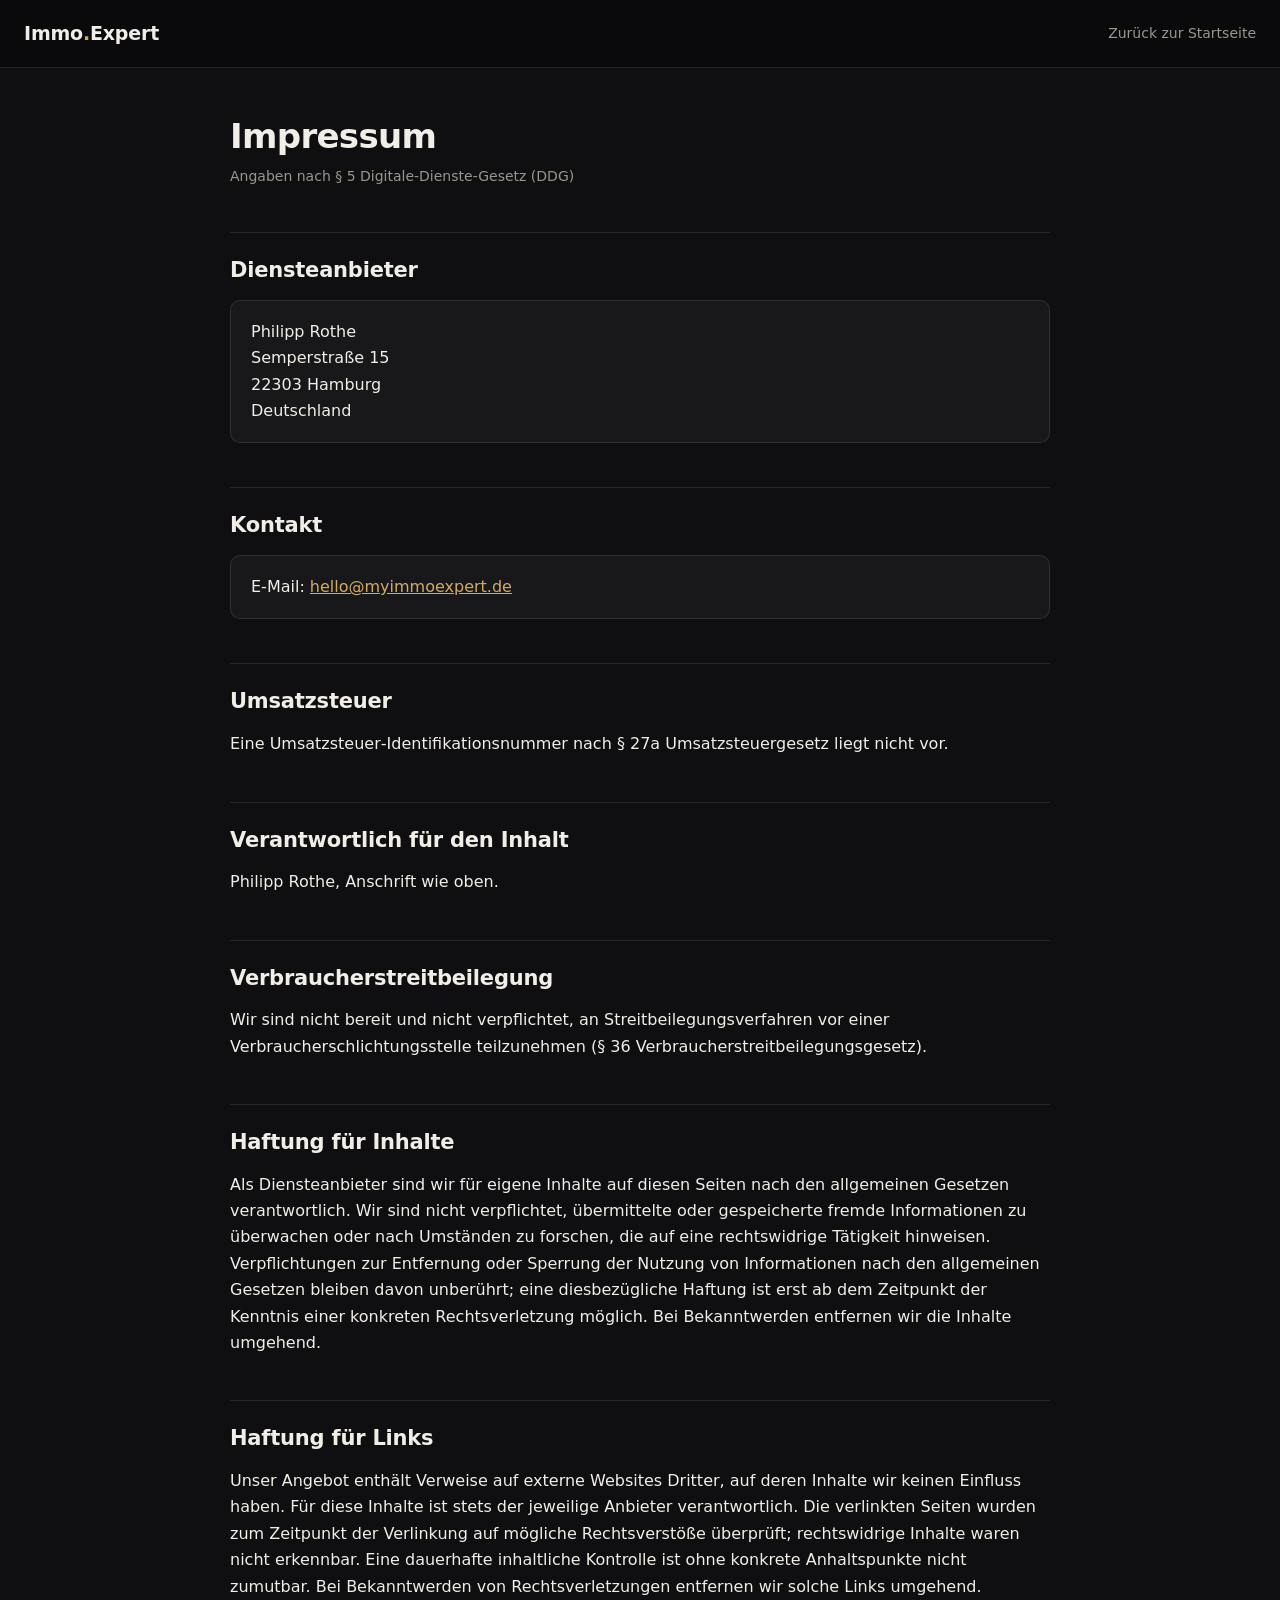
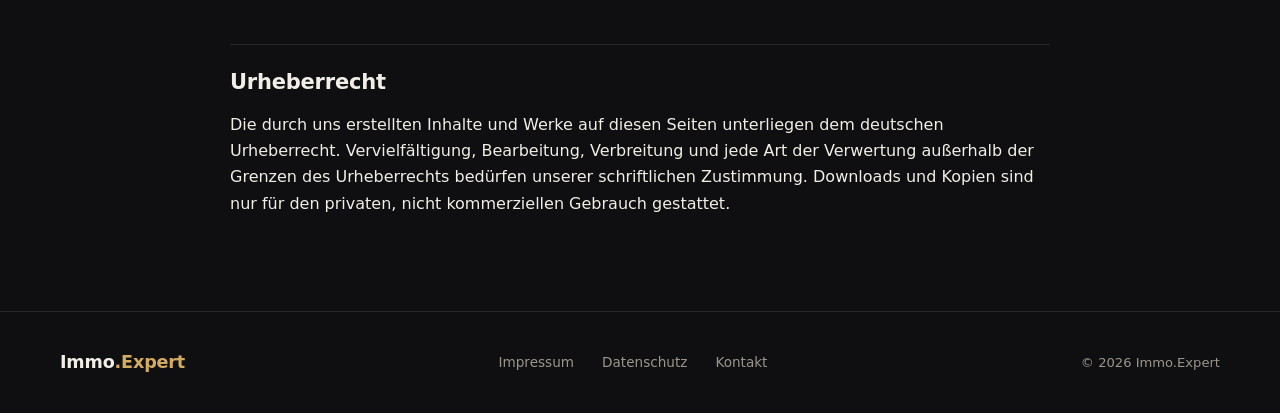
<file: impressum.html>
<!DOCTYPE html>
<html lang="de">
<head>
<meta charset="utf-8">
<meta name="viewport" content="width=device-width, initial-scale=1">
<meta name="robots" content="noindex">
<title>Impressum – Immo.Expert</title>
  <link rel="icon" type="image/png" sizes="32x32" href="favicon-32.png" />
  <link rel="apple-touch-icon" href="apple-touch-icon.png" />
  <link rel="manifest" href="site.webmanifest" />
  <meta name="apple-mobile-web-app-title" content="Immo.Expert" />
  <meta name="theme-color" content="#0f0f11" />
<link rel="stylesheet" href="app.css">
<link rel="stylesheet" href="rechtstexte.css">
</head>
<body class="lt">

<header class="lt-top">
  <a class="lt-logo" href="index.html">Immo<span>.</span>Expert</a>
  <a class="lt-back" href="index.html">Zurück zur Startseite</a>
</header>

<main class="lt-wrap">

<h1>Impressum</h1>
<p class="lt-stand">Angaben nach § 5 Digitale-Dienste-Gesetz (DDG)</p>


<h2>Diensteanbieter</h2>
<div class="lt-box">
  <p>
    Philipp Rothe<br>
    Semperstraße 15<br>
    22303 Hamburg<br>
    Deutschland
  </p>
</div>

<h2>Kontakt</h2>
<div class="lt-box">
  <p>E‑Mail: <a href="mailto:hello@myimmoexpert.de">hello@myimmoexpert.de</a></p>
</div>

<h2>Umsatzsteuer</h2>
<p>
  Eine Umsatzsteuer‑Identifikationsnummer nach § 27a Umsatzsteuergesetz liegt nicht vor.
</p>

<h2>Verantwortlich für den Inhalt</h2>
<p>Philipp Rothe, Anschrift wie oben.</p>

<h2>Verbraucherstreitbeilegung</h2>
<p>
  Wir sind nicht bereit und nicht verpflichtet, an Streitbeilegungsverfahren vor einer
  Verbraucherschlichtungsstelle teilzunehmen (§ 36 Verbraucherstreitbeilegungsgesetz).
</p>

<h2>Haftung für Inhalte</h2>
<p>
  Als Diensteanbieter sind wir für eigene Inhalte auf diesen Seiten nach den allgemeinen Gesetzen
  verantwortlich. Wir sind nicht verpflichtet, übermittelte oder gespeicherte fremde Informationen
  zu überwachen oder nach Umständen zu forschen, die auf eine rechtswidrige Tätigkeit hinweisen.
  Verpflichtungen zur Entfernung oder Sperrung der Nutzung von Informationen nach den allgemeinen
  Gesetzen bleiben davon unberührt; eine diesbezügliche Haftung ist erst ab dem Zeitpunkt der
  Kenntnis einer konkreten Rechtsverletzung möglich. Bei Bekanntwerden entfernen wir die Inhalte
  umgehend.
</p>

<h2>Haftung für Links</h2>
<p>
  Unser Angebot enthält Verweise auf externe Websites Dritter, auf deren Inhalte wir keinen
  Einfluss haben. Für diese Inhalte ist stets der jeweilige Anbieter verantwortlich. Die
  verlinkten Seiten wurden zum Zeitpunkt der Verlinkung auf mögliche Rechtsverstöße überprüft;
  rechtswidrige Inhalte waren nicht erkennbar. Eine dauerhafte inhaltliche Kontrolle ist ohne
  konkrete Anhaltspunkte nicht zumutbar. Bei Bekanntwerden von Rechtsverletzungen entfernen wir
  solche Links umgehend.
</p>

<h2>Urheberrecht</h2>
<p>
  Die durch uns erstellten Inhalte und Werke auf diesen Seiten unterliegen dem deutschen
  Urheberrecht. Vervielfältigung, Bearbeitung, Verbreitung und jede Art der Verwertung außerhalb
  der Grenzen des Urheberrechts bedürfen unserer schriftlichen Zustimmung. Downloads und Kopien
  sind nur für den privaten, nicht kommerziellen Gebrauch gestattet.
</p>

</main>

<footer class="lt-foot">
  <a href="index.html" class="lt-foot-logo">Immo<span>.Expert</span></a>
  <ul>
    <li><a href="impressum.html">Impressum</a></li>
    <li><a href="datenschutz.html">Datenschutz</a></li>
    <li><a href="kontakt.html">Kontakt</a></li>
  </ul>
  <span class="lt-foot-copy">© 2026 Immo.Expert</span>
</footer>

</body>
</html>
</file>
<file: app.css>
/* ══════════════════════════════════════════════════════════════
   Immo.Expert – App-Shell & Design-System "Onyx & Gold"
   Wird zusätzlich zum seiteneigenen <style>-Block geladen.
   ══════════════════════════════════════════════════════════════ */

:root {
  color-scheme: dark;

  /* Flächen */
  --ie-bg:        #0f0f11;   /* Seitenhintergrund  */
  --ie-surface:   #18181b;   /* Karten             */
  --ie-surface-2: #222226;   /* leicht abgesetzt   */
  --ie-line:      rgba(255,255,255,0.11);
  --ie-line-soft: rgba(255,255,255,0.07);

  /* Text */
  --ie-ink:       #f1eee7;
  --ie-ink-soft:  #9b968c;

  /* Akzent */
  --ie-accent:    #d3ac5f;
  --ie-accent-2:  #b8914a;
  --ie-accent-bg: rgba(211,172,95,0.12);
  --ie-on-accent: #17130a;   /* Schrift auf Goldflächen */

  /* Signal */
  --ie-pos:       #5cc98a;
  --ie-neg:       #ef6b6b;

  /* Sidebar (noch dunkler als der Inhalt) */
  --ie-sb-bg:     #0a0a0c;
  --ie-sb-bg-2:   #18181b;
  --ie-sb-ink:    #ece9e2;
  --ie-sb-muted:  #8d887e;
  --ie-sb-line:   rgba(255,255,255,0.09);

  /* Maße */
  --ie-top-h:     60px;
  --ie-sb-w:      268px;
}

/* ── Grundgerüst ──────────────────────────────────────────── */

html { background: var(--ie-bg); }

body.ie-app {
  background: var(--ie-bg) !important;
  color: var(--ie-ink) !important;
  padding-top: var(--ie-top-h);
  display: block !important;
}
body.ie-app.has-sidebar { padding-left: var(--ie-sb-w); }

/* Der Inhaltsbereich nimmt die volle Breite ein */
body.ie-app .ie-content { width: 100%; min-height: calc(100vh - var(--ie-top-h)); display: flex; flex-direction: column; }
body.ie-app .ie-content > * { max-width: none !important; }

/* Alte, mittig begrenzte Container aufziehen */
body.ie-app .tab-content,
body.ie-app .page-header,
body.ie-app .summary-bar,
body.ie-app .tile-grid,
body.ie-app .prop-header,
body.ie-app .profil-wrap,
body.ie-app .steckbriefe-wrap,
body.ie-app .input-section,
body.ie-app .result,
body.ie-app .loading,
body.ie-app .saved-section,
body.ie-app .cta-section,
body.ie-app .tab-nav,
body.ie-app footer {
  max-width: none !important;
  margin-left: 0 !important;
  margin-right: 0 !important;
}

body.ie-app .tab-content,
body.ie-app .page-header,
body.ie-app .summary-bar,
body.ie-app .tile-grid,
body.ie-app .prop-header,
body.ie-app .input-section,
body.ie-app .result,
body.ie-app .saved-section,
body.ie-app footer { padding-left: 40px !important; padding-right: 40px !important; }

body.ie-app .tab-pane { flex: 1; }

/* ── Topbar ───────────────────────────────────────────────── */

.ie-topbar {
  position: fixed; top: 0; left: 0; right: 0; height: var(--ie-top-h);
  z-index: 400;
  display: flex; align-items: center; gap: 20px;
  padding: 0 24px;
  background: rgba(15,15,17,0.86);
  backdrop-filter: blur(14px);
  border-bottom: 1px solid var(--ie-line);
}
.ie-topbar .ie-logo {
  font: 700 1.18rem/1 'Inter', sans-serif; letter-spacing: -0.4px;
  color: var(--ie-ink); text-decoration: none; white-space: nowrap;
}
.ie-topbar .ie-logo span { color: var(--ie-accent); }
.ie-topbar .ie-spacer { flex: 1; }

/* Höhere Spezifität als die seiteneigenen nav-Regeln */
.ie-topbar nav.ie-topnav {
  display: flex; align-items: center; justify-content: flex-end;
  padding: 0; margin: 0; position: static; background: none;
  border: none; backdrop-filter: none;
}
.ie-topbar nav.ie-topnav ul {
  list-style: none; display: flex; align-items: center; gap: 4px; margin: 0; padding: 0;
}
.ie-topbar nav.ie-topnav ul li { display: flex; align-items: center; }
.ie-topbar nav.ie-topnav ul a {
  font: 500 0.875rem/1 'Inter', sans-serif;
  color: var(--ie-ink-soft); text-decoration: none;
  padding: 9px 14px; border-radius: 8px; background: none;
  transition: background .15s, color .15s;
  white-space: nowrap;
}
.ie-topbar nav.ie-topnav ul a:hover { background: var(--ie-surface-2); color: var(--ie-ink); }
.ie-topbar nav.ie-topnav ul a.active { color: var(--ie-accent); background: var(--ie-accent-bg); font-weight: 600; }
.ie-topbar nav.ie-topnav ul a.ie-cta { background: var(--ie-accent); color: var(--ie-on-accent); font-weight: 600; }
.ie-topbar nav.ie-topnav ul a.ie-cta:hover { background: var(--ie-accent-2); color: var(--ie-on-accent); }

/* Glocke aus notifications.js an das dunkle Theme anpassen */
.ie-topbar .notif-bell { filter: none; font-size: 1.05rem; }
.ie-topbar .notif-panel {
  background: var(--ie-surface); border: 1px solid var(--ie-line);
  box-shadow: 0 16px 44px rgba(0,0,0,0.55);
}
.ie-topbar .notif-head { color: var(--ie-accent); border-bottom-color: var(--ie-line); }
.ie-topbar .notif-item { border-bottom-color: var(--ie-line-soft); }
.ie-topbar .notif-item:hover { background: var(--ie-surface-2); }
.ie-topbar .notif-title { color: var(--ie-ink); }
.ie-topbar .notif-sub, .ie-topbar .notif-empty { color: var(--ie-ink-soft); }

.ie-burger {
  display: none; background: none; border: 1px solid var(--ie-line);
  border-radius: 8px; width: 36px; height: 36px; cursor: pointer;
  color: var(--ie-ink); font-size: 1.05rem; line-height: 1;
}

/* ── Sidebar ──────────────────────────────────────────────── */

.ie-sidebar {
  position: fixed; top: var(--ie-top-h); bottom: 0; left: 0;
  width: var(--ie-sb-w); z-index: 350;
  background: var(--ie-sb-bg);
  border-right: 1px solid rgba(255,255,255,0.07);
  overflow-y: auto; overscroll-behavior: contain;
  padding: 14px 0 40px;
  font-family: 'Inter', sans-serif;
}
.ie-sidebar::-webkit-scrollbar { width: 8px; }
.ie-sidebar::-webkit-scrollbar-thumb { background: rgba(255,255,255,0.14); border-radius: 8px; }

.ie-sb-head {
  padding: 6px 18px 14px;
  font-size: 0.72rem; font-weight: 700; letter-spacing: 1px;
  text-transform: uppercase; color: var(--ie-sb-muted);
}

.ie-sidebar .ie-sb-nav {
  display: flex; flex-direction: column; gap: 1px;
  padding: 0 10px; margin: 0; position: static;
  background: none; border: none; backdrop-filter: none;
}

.ie-sb-item {
  display: flex; align-items: center; gap: 10px;
  width: 100%; text-align: left;
  padding: 9px 12px; border-radius: 8px;
  border: none; background: none; cursor: pointer;
  font: 500 0.875rem/1.35 'Inter', sans-serif;
  color: var(--ie-sb-ink); text-decoration: none;
  transition: background .13s, color .13s;
}
.ie-sb-item:hover { background: rgba(255,255,255,0.07); }
.ie-sb-item.active { background: rgba(255,255,255,0.13); color: #fff; font-weight: 600; }
.ie-sb-item .ie-dot {
  width: 6px; height: 6px; border-radius: 50%; background: transparent;
  flex: 0 0 6px;
}
.ie-sb-item.active .ie-dot { background: var(--ie-accent); }
.ie-sb-item .ie-lbl { flex: 1; overflow: hidden; text-overflow: ellipsis; }

/* Knopf „Immobilie hinzufügen" unter der Immobilienliste */
.ie-sb-item.ie-sb-add { color: var(--ie-accent); margin-top: 2px; }
.ie-sb-item.ie-sb-add:hover { background: var(--ie-accent-bg); }
.ie-sb-item.ie-sb-add .ie-sb-thumb {
  color: var(--ie-accent); font-weight: 600; font-size: 1rem; line-height: 1;
}

/* Roter Punkt: in dieser Immobilie ist etwas offen */
.ie-sb-alert {
  flex: 0 0 8px; width: 8px; height: 8px; border-radius: 50%;
  background: var(--ie-neg);
  box-shadow: 0 0 0 3px rgba(239,107,107,0.18);
}

.ie-chev {
  flex: 0 0 auto; font-size: 0.7rem; color: var(--ie-sb-muted);
  transition: transform .16s; display: inline-block;
}
.ie-sb-group.open > .ie-sb-item > .ie-chev { transform: rotate(90deg); }

.ie-sb-sub { display: none; flex-direction: column; gap: 1px; margin: 2px 0 6px 12px; padding-left: 10px; border-left: 1px solid var(--ie-sb-line); }
.ie-sb-group.open > .ie-sb-sub { display: flex; }
.ie-sb-sub .ie-sb-item { font-size: 0.83rem; padding: 7px 10px; color: var(--ie-sb-muted); }
.ie-sb-sub .ie-sb-item:hover { color: var(--ie-sb-ink); }
.ie-sb-sub .ie-sb-item.active { color: #fff; }

.ie-sb-sep {
  margin: 18px 12px 6px; padding-top: 14px;
  border-top: 1px solid var(--ie-sb-line);
  font-size: 0.68rem; font-weight: 700; letter-spacing: 1px;
  text-transform: uppercase; color: var(--ie-sb-muted);
}
.ie-sb-empty { padding: 8px 22px; font-size: 0.8rem; color: var(--ie-sb-muted); }

.ie-sb-thumb {
  width: 22px; height: 22px; border-radius: 5px; flex: 0 0 22px;
  background: var(--ie-sb-bg-2) center/cover no-repeat;
  display: flex; align-items: center; justify-content: center; font-size: 0.8rem;
}

.ie-scrim { display: none; position: fixed; inset: 0; z-index: 340; background: rgba(0,0,0,0.62); }

/* ── Wiederkehrende Bausteine ─────────────────────────────── */

.ie-card {
  background: var(--ie-surface); border: 1px solid var(--ie-line);
  border-radius: 14px; padding: 24px;
  box-shadow: 0 1px 2px rgba(0,0,0,0.35);
}

.ie-placeholder {
  background: var(--ie-surface); border: 1px dashed var(--ie-line);
  border-radius: 14px; padding: 56px 32px; text-align: center;
  max-width: 620px;
}
.ie-placeholder .ie-ph-icon { font-size: 2rem; margin-bottom: 14px; }
.ie-placeholder h3 { font-size: 1.15rem; font-weight: 700; margin-bottom: 8px; color: var(--ie-ink); }
.ie-placeholder p { font-size: 0.9rem; color: var(--ie-ink-soft); line-height: 1.65; margin: 0 auto; max-width: 44ch; }

/* Bildbereich der Portfolio-Kacheln */
.tile-photo {
  position: relative; height: 148px; background: var(--ie-surface-2);
  background-size: cover; background-position: center;
  display: flex; align-items: center; justify-content: center;
  border-bottom: 1px solid var(--ie-line-soft);
}
.tile-photo.empty { background: linear-gradient(135deg, #24242a, #1a1a1e); }
.tile-photo .tile-photo-icon { font-size: 2.1rem; opacity: 0.55; }
.tile-photo .tile-photo-badge {
  position: absolute; left: 12px; bottom: 12px;
  background: rgba(15,15,17,0.86); color: var(--ie-accent);
  border-radius: 50px; padding: 4px 12px;
  font-size: 0.68rem; font-weight: 700; text-transform: uppercase; letter-spacing: 0.5px;
}

/* Sichtbarkeit der Ansichten */
.ie-view { display: none; }
.ie-view.active { display: block; }

/* ── Responsiv ────────────────────────────────────────────── */

@media (max-width: 1000px) {
  body.ie-app.has-sidebar { padding-left: 0; }
  .ie-sidebar { transform: translateX(-100%); transition: transform .2s ease; }
  body.ie-sb-open .ie-sidebar { transform: none; }
  body.ie-sb-open .ie-scrim { display: block; }
  .ie-burger { display: inline-flex; align-items: center; justify-content: center; }
}
/* Seiten ohne Seitenleiste (Startseite, Login, Kontakt …): Menü nur am Handy */
.ie-sidebar.ie-nur-mobil { display: none; }

/* Hauptbereiche im Menü – nur am Handy, dort fehlen sie oben in der Leiste */
.ie-sb-mobil { display: none; }

@media (min-width: 701px) {
  body.ie-app:not(.has-sidebar) .ie-burger { display: none !important; }
}

@media (max-width: 700px) {
  /* obere Leiste am Handy: nur Menüknopf und Logo – alle Bereiche
     einschließlich Profil/Login stehen im Menü hinter dem ☰ */
  .ie-topbar nav.ie-topnav { display: none; }
  .ie-burger { display: inline-flex; align-items: center; justify-content: center; width: 40px; height: 40px; flex: 0 0 40px; }

  .ie-sidebar.ie-nur-mobil { display: block; transform: translateX(-100%); transition: transform .2s ease; }
  body.ie-sb-open .ie-sidebar.ie-nur-mobil { transform: none; }
  body.ie-sb-open .ie-scrim { display: block; }
  body.ie-sb-open { overflow: hidden; }

  .ie-sidebar { width: min(86vw, 320px); }
  .ie-sb-mobil { display: flex; flex-direction: column; gap: 1px; padding: 0 10px 6px; }
  .ie-sb-mobil + .ie-sb-head { margin-top: 12px; padding-top: 16px; border-top: 1px solid var(--ie-sb-line); }
  .ie-sb-item { padding: 12px 12px; font-size: 0.95rem; }
  .ie-sb-sub .ie-sb-item { padding: 10px 10px; }

  /* Seiteninhalt */
  body.ie-app .ie-page-title { font-size: 1.6rem; }
  .pc-card { padding: 16px 14px 14px; }
}

@media (max-width: 700px) {
  body.ie-app .tab-content,
  body.ie-app .page-header,
  body.ie-app .summary-bar,
  body.ie-app .tile-grid,
  body.ie-app .prop-header,
  body.ie-app .input-section,
  body.ie-app .result,
  body.ie-app .saved-section,
  body.ie-app footer { padding-left: 18px !important; padding-right: 18px !important; }
  .ie-topnav a { padding: 8px 10px; font-size: 0.8rem; }
  .ie-topbar { padding: 0 14px; gap: 10px; }
}

/* ── Erklärung hinter dem kleinen i ───────────────────────── */

.ie-info {
  position: relative;
  display: inline-flex; align-items: center; justify-content: center;
  width: 16px; height: 16px; flex: 0 0 16px;
  border-radius: 50%;
  border: 1px solid var(--ie-line);
  background: none; padding: 0; cursor: help;
  color: var(--ie-ink-soft);
  font: 700 0.62rem/1 'Inter', sans-serif;
  vertical-align: middle;
  transition: color .15s, border-color .15s, background .15s;
}
.ie-info::after { content: 'i'; }
.ie-info:hover, .ie-info:focus-visible {
  color: var(--ie-accent); border-color: var(--ie-accent); background: var(--ie-accent-bg);
  outline: none;
}

.ie-info .ie-info-pop {
  position: absolute; left: 50%; top: calc(100% + 8px);
  transform: translateX(-50%);
  width: max-content; max-width: 260px;
  background: var(--ie-surface-2); color: var(--ie-ink);
  border: 1px solid var(--ie-line);
  border-radius: 10px; padding: 9px 12px;
  font: 400 0.76rem/1.5 'Inter', sans-serif;
  text-align: left; text-transform: none; letter-spacing: 0;
  box-shadow: 0 14px 36px rgba(0,0,0,0.5);
  opacity: 0; visibility: hidden; pointer-events: none;
  transition: opacity .14s, visibility .14s;
  z-index: 500;
}
/* Der Text bleibt im Markup, angezeigt wird er aber über eine schwebende
   Kopie (#ieInfoFloat, app-shell.js). So ragt nichts Unsichtbares über den
   Bildschirmrand, und auf dem Handy öffnet ein Antippen die Erklärung. */
.ie-info .ie-info-pop { display: none; }
/* Das i bleibt klein, auch in Überschriften mit Großbuchstaben */
.ie-info { text-transform: none !important; }
.ie-info.offen { color: var(--ie-accent); border-color: var(--ie-accent); background: var(--ie-accent-bg); }

#ieInfoFloat {
  position: fixed; left: 0; top: 0; z-index: 10000;
  width: max-content; max-width: min(300px, calc(100vw - 24px));
  background: var(--ie-surface-2); color: var(--ie-ink);
  border: 1px solid var(--ie-line);
  border-radius: 10px; padding: 10px 13px;
  font: 400 0.8rem/1.5 'Inter', sans-serif;
  text-align: left; text-transform: none; letter-spacing: 0;
  box-shadow: 0 14px 36px rgba(0,0,0,0.5);
  display: none;
}
#ieInfoFloat.offen { display: block; }
#ieInfoFloat a { color: var(--ie-accent); }

/* ══════════════════════════════════════════════════════════════
   Rechtstexte – Zustimmung bei der Registrierung (login.html)
   und Betroffenenrechte im Profil (profil.html)
   ══════════════════════════════════════════════════════════════ */

/* Zustimmung zu AGB und Auftragsverarbeitung */
.ie-zust { margin: 20px 0 20px; text-align: left; }
/* wichtig: seiteneigene label-Regeln (Großschrift, Sperrung) hier zurücksetzen */
label.ie-zust-zeile {
  display: flex; gap: 10px; align-items: flex-start;
  font: 400 0.875rem/1.55 'Inter', sans-serif;
  text-transform: none; letter-spacing: normal;
  color: var(--ie-ink, #f1eee7); cursor: pointer; margin-bottom: 0;
}
label.ie-zust-zeile input {
  margin-top: 3px; flex: 0 0 auto; width: 16px; height: 16px;
  accent-color: var(--ie-accent, #d3ac5f); cursor: pointer;
}
label.ie-zust-zeile a { color: var(--ie-accent, #d3ac5f); }
.ie-zust-hinweis {
  margin: 10px 0 0 26px; text-transform: none; letter-spacing: normal;
  font: 400 0.8rem/1.5 'Inter', sans-serif;
  color: var(--ie-ink-soft, #9b968c);
}
.ie-zust-hinweis a { color: var(--ie-ink-soft, #9b968c); text-decoration: underline; }
.ie-zust-hinweis a:hover { color: var(--ie-accent, #d3ac5f); }

/* Meine Daten – Export und Kontolöschung */
.ie-konto-zeile {
  display: flex; gap: 20px; align-items: center; justify-content: space-between;
  padding: 16px 0; border-top: 1px solid var(--ie-line, rgba(255,255,255,.11));
  flex-wrap: wrap;
}
.ie-konto-zeile:first-of-type { border-top: none; padding-top: 4px; }
.ie-konto-zeile strong { display: block; margin-bottom: 4px; color: var(--ie-ink); }
.ie-konto-zeile p {
  margin: 0; font: 400 0.8rem/1.55 'Inter', sans-serif;
  color: var(--ie-ink-soft, #9b968c); max-width: 52ch;
}
.ie-btn-gefahr {
  background: transparent !important; color: #ef6b6b !important;
  border: 1px solid #ef6b6b !important;
}
.ie-btn-gefahr:hover { background: #ef6b6b !important; color: #17130a !important; }
#ie-konto-meldung { margin: 14px 0 0; font: 400 0.82rem/1.5 'Inter', sans-serif; }

/* ══════════════════════════════════════════════════════════════
   Charts (ie-charts.js) – auf allen App-Seiten gleich
   ══════════════════════════════════════════════════════════════ */
.pc-grid { display: grid; grid-template-columns: repeat(auto-fit, minmax(380px, 1fr)); gap: 18px; }
.pc-card { background: #18181b; border: 1px solid rgba(255,255,255,0.112);
  border-radius: 14px; padding: 18px 22px 16px; min-width: 0; position: relative; }
.pc-head { display: flex; align-items: flex-start; gap: 12px; }
.pc-title { font-size: 0.95rem; font-weight: 700; letter-spacing: -0.2px; color: #f1eee7;
  display: inline-flex; align-items: center; gap: 8px; }
.pc-legend { display: flex; flex-wrap: wrap; gap: 8px 16px; margin: 12px 0 0; padding-top: 12px;
  border-top: 1px solid rgba(255,255,255,0.075); }
.pc-leg { display: inline-flex; align-items: center; gap: 6px; font-size: 0.76rem; color: #9b968c; }
.pc-leg i { width: 10px; height: 10px; border-radius: 3px; display: inline-block; }
.pc-plot { position: relative; margin-top: 14px; }
.pc-svg { display: block; overflow: hidden; }
.pc-tip { position: absolute; top: 8px; background: #18181b; border: 1px solid rgba(255,255,255,0.15);
  border-radius: 9px; box-shadow: 0 10px 28px rgba(0,0,0,0.63); padding: 9px 12px;
  font-size: 0.78rem; pointer-events: none; z-index: 5; white-space: nowrap; }
.pc-tip b { display: block; margin-bottom: 5px; color: #f1eee7; font-size: 0.8rem; }
.pc-tip-row { display: flex; align-items: center; gap: 7px; color: #9b968c; margin-top: 3px; }
.pc-tip-row i { width: 9px; height: 9px; border-radius: 2px; flex: 0 0 9px; }
.pc-tip-row b { display: inline; margin: 0 0 0 auto; padding-left: 14px; color: #f1eee7; font-size: 0.78rem; }
/* Zahnrad in der Kopfzeile einer Graphenkarte */
.pc-head { position: relative; }
/* schlicht: nur das Symbol, kein Kasten */
.pc-zahnrad {
  margin-left: auto; background: none; border: none; padding: 0;
  color: var(--ie-ink-soft); width: 18px; height: 18px; flex: 0 0 18px;
  cursor: pointer; font-size: 0.82rem; line-height: 1; opacity: 0.65;
  transition: color .15s, opacity .15s;
}
.pc-zahnrad:hover { color: var(--ie-accent); opacity: 1; }
.pc-zeitraum {
  position: absolute; right: 0; top: 34px; z-index: 60;
  background: var(--ie-surface-2); border: 1px solid var(--ie-line);
  border-radius: 10px; padding: 12px; width: 212px;
  box-shadow: 0 14px 36px rgba(0,0,0,0.5);
  display: flex; flex-direction: column; gap: 8px;
}
.pc-zeitraum label { display: flex; align-items: center; justify-content: space-between; gap: 10px;
  font: 500 0.8rem 'Inter', sans-serif; color: var(--ie-ink-soft); }
.pc-zeitraum input {
  width: 92px; background: var(--ie-bg); border: 1px solid var(--ie-line);
  border-radius: 7px; padding: 6px 8px; color: var(--ie-ink);
  font: 500 0.85rem 'Inter', sans-serif; color-scheme: dark;
}
.pc-zeitraum-btns { display: flex; gap: 8px; justify-content: flex-end; margin-top: 2px; }
.pc-zeitraum-btns button {
  border-radius: 7px; padding: 6px 11px; cursor: pointer;
  font: 600 0.78rem 'Inter', sans-serif; border: 1px solid var(--ie-line);
  background: none; color: var(--ie-ink-soft);
}
.pc-zeitraum-btns .pc-zr-ok { background: var(--ie-accent); border-color: var(--ie-accent); color: var(--ie-on-accent); }

.pc-hero { display: flex; align-items: baseline; gap: 9px; margin-top: 10px; }
.pc-hero-val { font-size: 1.45rem; font-weight: 700; letter-spacing: -0.5px; color: #f1eee7; }
.pc-hero-val.green { color: #5cc98a; } .pc-hero-val.red { color: #ef6b6b; }
.pc-hero-lab { font-size: 0.76rem; color: #9b968c; }
.pc-leer { color: #9b968c; font-size: 0.85rem; text-align: center; padding: 48px 0; }
@media (max-width: 700px) { .pc-grid { grid-template-columns: 1fr; } }

/* ── Einheitlicher Seitenkopf der Portfolio-Ansichten ─────── */
.ie-page-title { font-size: 2rem; font-weight: 700; letter-spacing: -0.5px; color: #f1eee7; margin: 0; }

/* ── Gruppenüberschrift mit goldenem Balken ───────────────── */
.ie-gruppe-titel { display: flex; align-items: center; gap: 9px;
  font-size: 0.76rem; font-weight: 700; text-transform: uppercase;
  letter-spacing: 0.7px; color: #f1eee7; margin-bottom: 13px; }
.ie-gruppe-titel::before { content: ''; display: inline-block; width: 3px; height: 13px;
  border-radius: 2px; background: #d3ac5f; }
.ie-gruppe-titel .save-indicator { margin-left: auto; text-transform: none; letter-spacing: 0; font-weight: 500; }
</file>
<file: rechtstexte.css>
/* rechtstexte.css – Darstellung der Rechtsseiten (Impressum, Datenschutz, AGB, AVV).
   Bewusst unabhängig von app.css, damit die Seiten auch ohne die App-Shell
   korrekt aussehen. Farben: Design "Onyx & Gold". */
:root{
  --lt-bg:#0f0f11; --lt-card:#18181b; --lt-soft:#222226;
  --lt-text:#f1eee7; --lt-muted:#9b968c;
  --lt-gold:#d3ac5f; --lt-gold-dark:#b8914a; --lt-on-gold:#17130a;
  --lt-line:rgba(255,255,255,.10);
}
html{color-scheme:dark}
body.lt{margin:0;background:var(--lt-bg);color:var(--lt-text);
  font-family:Inter,system-ui,-apple-system,"Segoe UI",sans-serif;
  font-size:16px;line-height:1.65;-webkit-font-smoothing:antialiased}
.lt-top{display:flex;align-items:center;justify-content:space-between;gap:16px;
  padding:18px 24px;border-bottom:1px solid var(--lt-line);background:#0a0a0c}
.lt-logo{font-size:19px;font-weight:600;letter-spacing:-.01em;text-decoration:none;color:var(--lt-text)}
.lt-logo span{color:var(--lt-gold)}
.lt-top a.lt-back{color:var(--lt-muted);text-decoration:none;font-size:14px}
.lt-top a.lt-back:hover{color:var(--lt-gold)}
.lt-wrap{max-width:820px;margin:0 auto;padding:48px 24px 80px}
.lt-wrap h1{font-size:34px;line-height:1.2;margin:0 0 8px;font-weight:650;letter-spacing:-.02em}
.lt-stand{color:var(--lt-muted);font-size:14px;margin:0 0 40px}
.lt-wrap h2{font-size:21px;margin:44px 0 12px;font-weight:600;letter-spacing:-.01em;
  padding-top:20px;border-top:1px solid var(--lt-line)}
.lt-wrap h3{font-size:16px;margin:26px 0 8px;font-weight:600;color:var(--lt-gold)}
.lt-wrap p{margin:0 0 14px}
.lt-wrap ul{margin:0 0 16px;padding-left:22px}
.lt-wrap li{margin-bottom:7px}
.lt-wrap a{color:var(--lt-gold)}
.lt-wrap a:hover{color:var(--lt-gold-dark)}
.lt-box{background:var(--lt-card);border:1px solid var(--lt-line);border-radius:10px;
  padding:18px 20px;margin:0 0 20px}
.lt-box p:last-child{margin-bottom:0}
table.lt-tab{width:100%;border-collapse:collapse;margin:0 0 22px;font-size:14.5px}
table.lt-tab th,table.lt-tab td{text-align:left;vertical-align:top;
  padding:10px 12px;border-bottom:1px solid var(--lt-line)}
table.lt-tab th{color:var(--lt-muted);font-weight:600;white-space:nowrap}
.lt-scroll{overflow-x:auto;-webkit-overflow-scrolling:touch;margin:0 0 22px}
.lt-scroll table.lt-tab{margin:0}
.lt-todo{background:rgba(211,172,95,.10);border-left:3px solid var(--lt-gold);
  padding:12px 16px;margin:0 0 20px;border-radius:0 8px 8px 0;font-size:14.5px}
.lt-foot{border-top:1px solid var(--lt-line);padding:36px 60px;color:var(--lt-muted);font-size:14px;
  display:flex;justify-content:space-between;align-items:center;flex-wrap:wrap;gap:16px}
.lt-foot .lt-foot-logo{font-size:1.1rem;font-weight:600;letter-spacing:-.01em;text-decoration:none;color:var(--lt-text)}
.lt-foot .lt-foot-logo span{color:var(--lt-gold)}
.lt-foot ul{display:flex;gap:28px;list-style:none;margin:0;padding:0}
.lt-foot a{color:var(--lt-muted);text-decoration:none;font-size:.85rem}
.lt-foot a:hover{color:var(--lt-gold)}
.lt-foot .lt-foot-copy{font-size:.82rem}
@media(max-width:640px){
  .lt-foot{padding:28px 24px;flex-direction:column;align-items:flex-start}
  .lt-wrap{padding:32px 18px 64px}
  .lt-wrap h1{font-size:27px}
  .lt-top{padding:14px 18px}
  .lt-wrap{overflow-wrap:anywhere}
  /* Tabellen am Handy als gestapelte Blöcke: Bezeichnung über dem Inhalt */
  table.lt-tab{font-size:13.5px}
  table.lt-tab:not(.lt-breit),table.lt-tab:not(.lt-breit) tbody,table.lt-tab:not(.lt-breit) tr,
  table.lt-tab:not(.lt-breit) th,table.lt-tab:not(.lt-breit) td{display:block;width:auto}
  table.lt-tab:not(.lt-breit) tr{padding:10px 0;border-bottom:1px solid var(--lt-line)}
  table.lt-tab:not(.lt-breit) th,table.lt-tab:not(.lt-breit) td{border-bottom:none;padding:2px 0}
  /* Tabellen mit Spaltenköpfen: seitlich wischen statt stapeln */
  table.lt-breit{min-width:560px;overflow-wrap:normal}
  table.lt-breit th,table.lt-breit td{padding:8px 10px}
  table.lt-tab th{white-space:normal}
}
</file>
